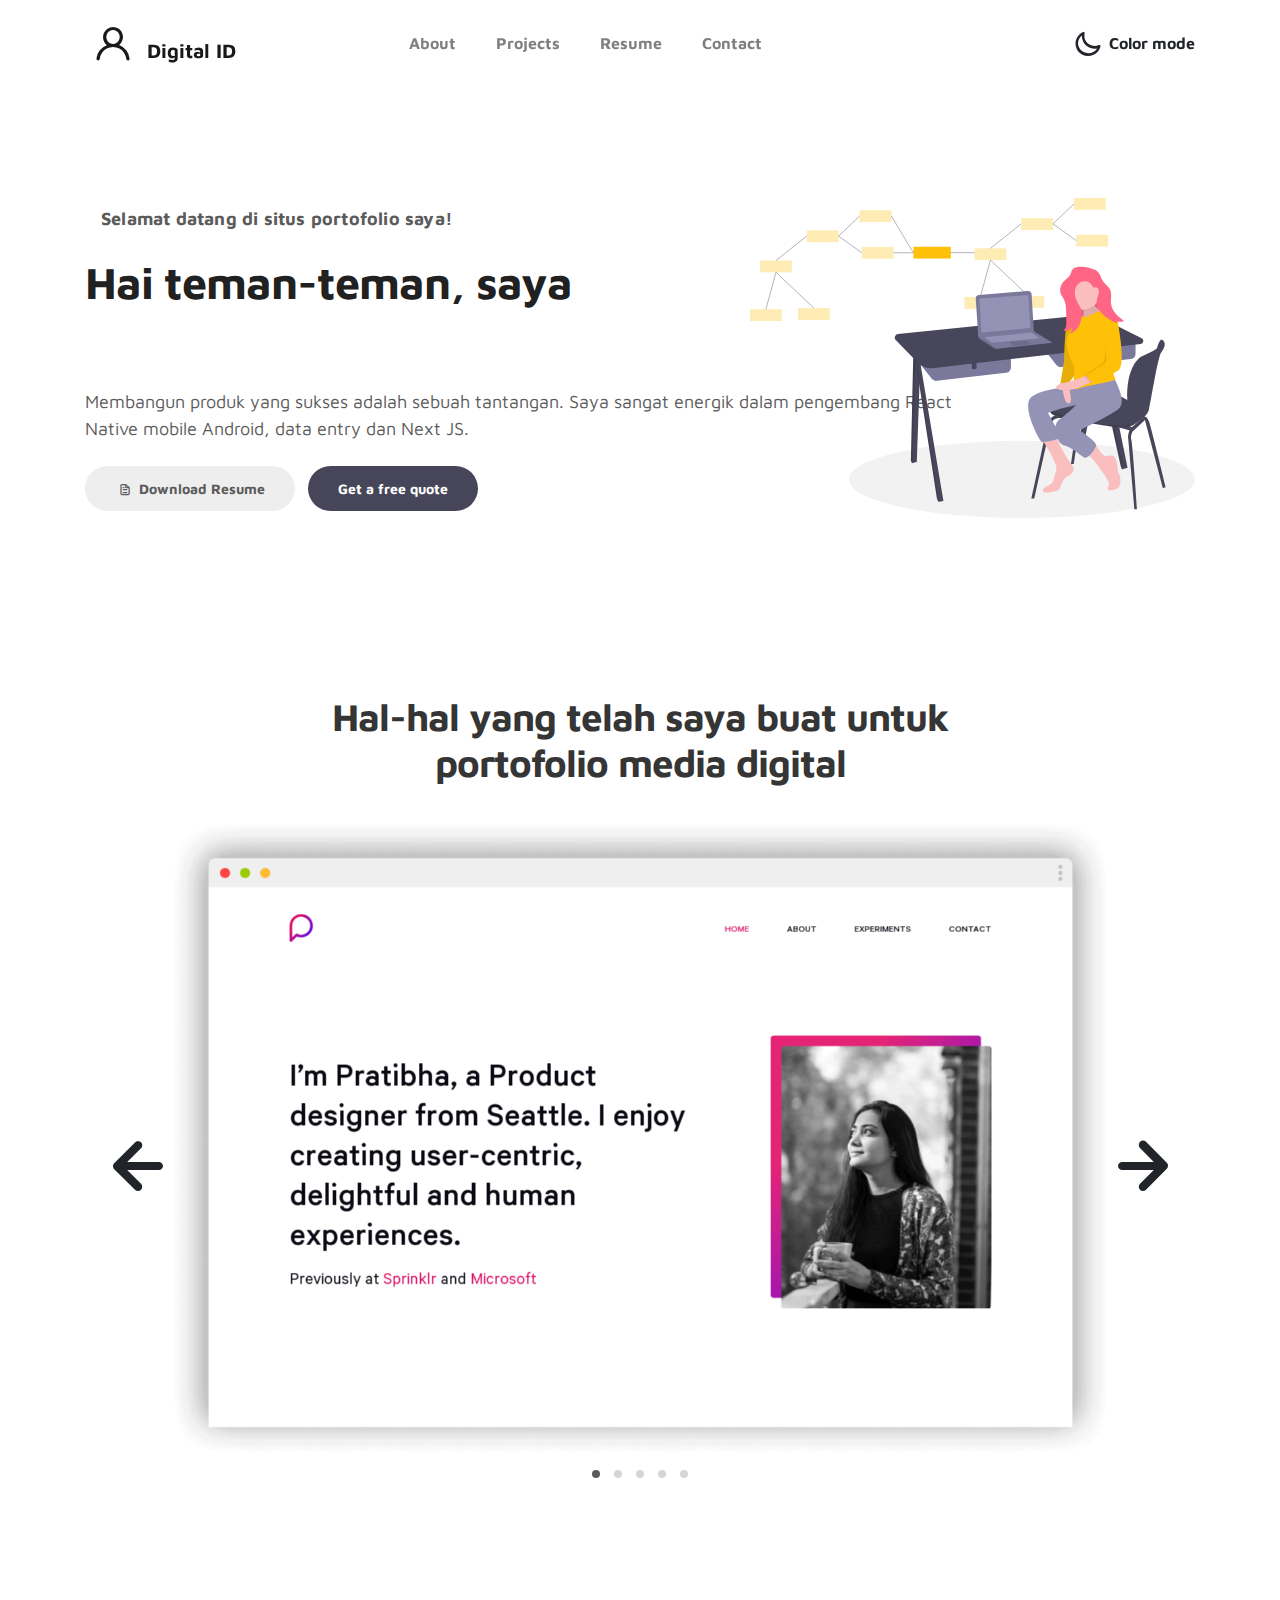
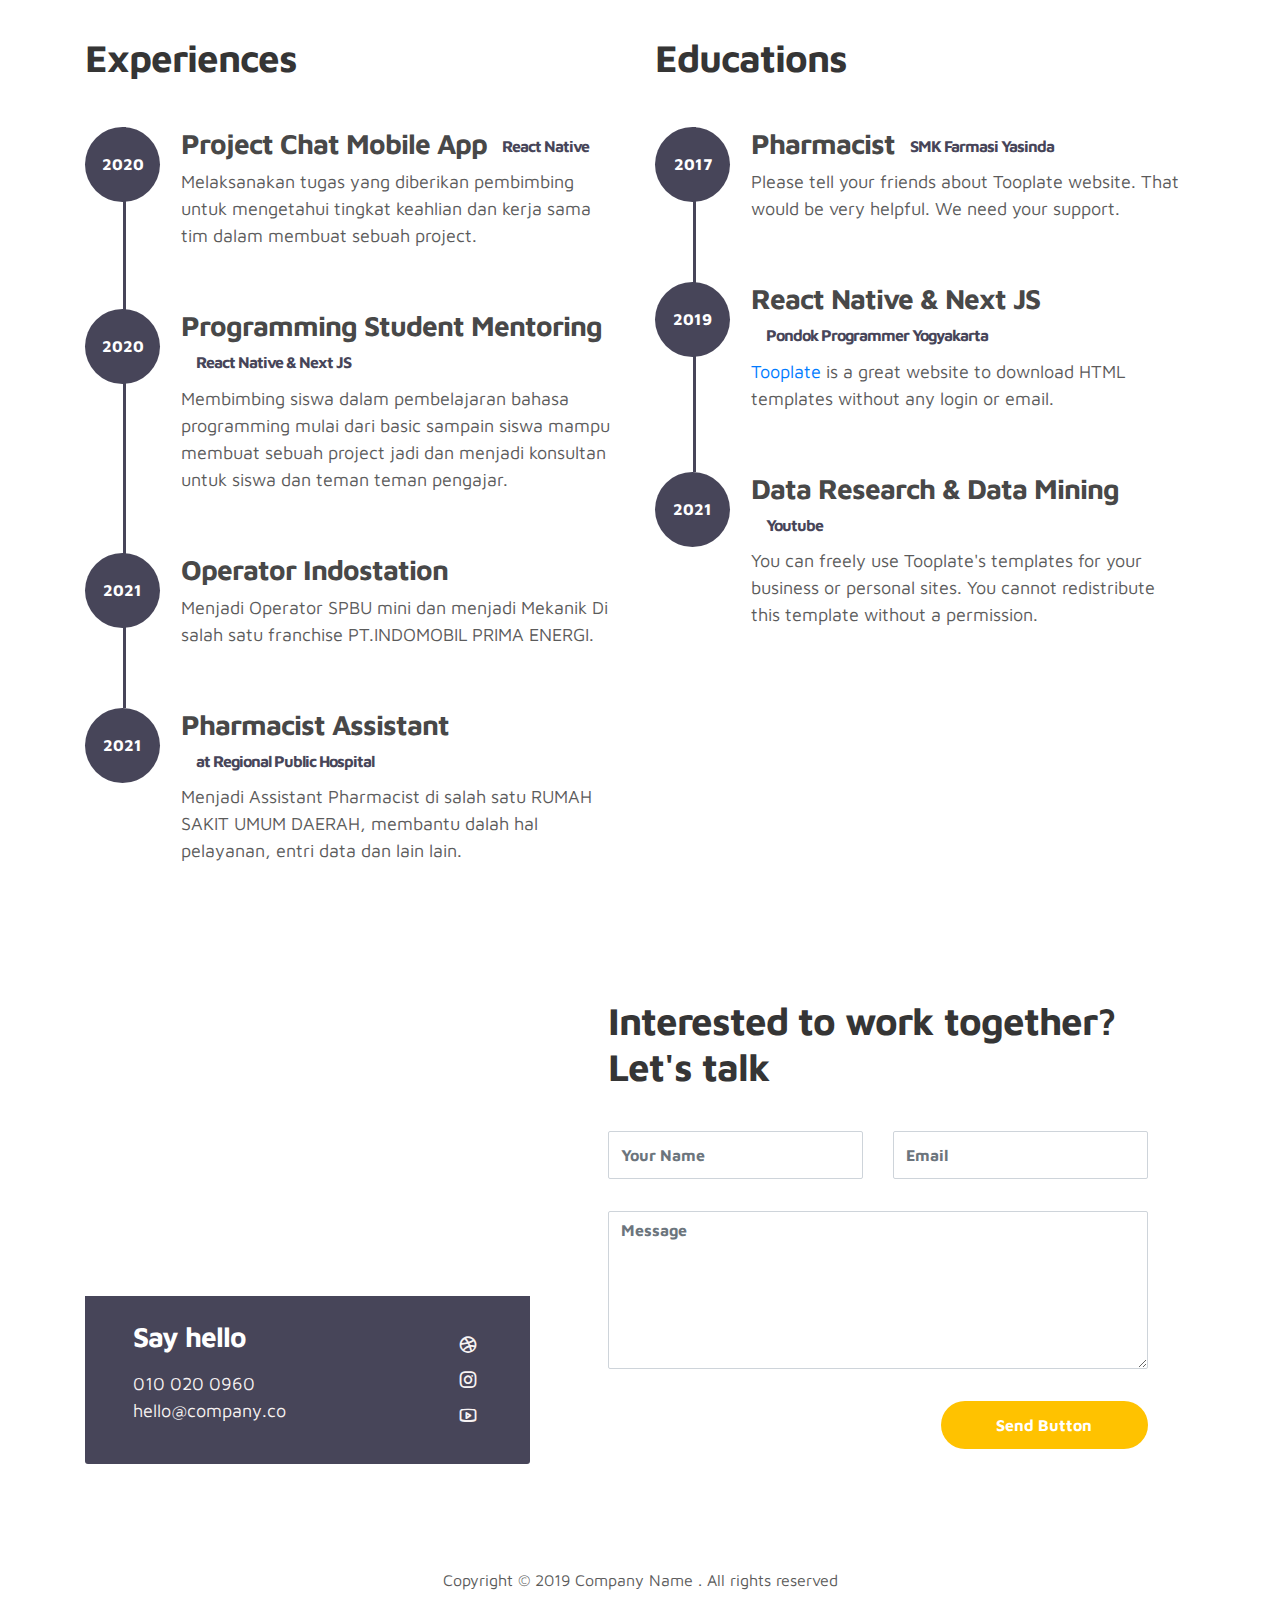
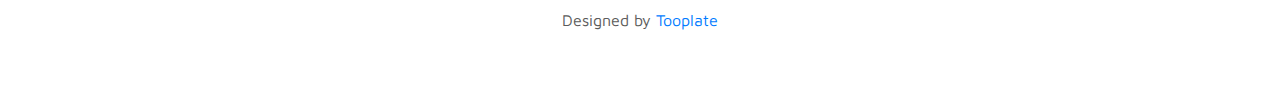
<file: index.html>
<!doctype html>
<html lang="en">
  <head>
    <meta charset="utf-8">
    <meta name="viewport" content="width=device-width, initial-scale=1, shrink-to-fit=no">
    <meta name="description" content="">
    <meta name="author" content="">

    <title>My Profile</title>

    <link rel="stylesheet" href="css/bootstrap.min.css">
    <link rel="stylesheet" href="css/unicons.css">
    <link rel="stylesheet" href="css/owl.carousel.min.css">
    <link rel="stylesheet" href="css/owl.theme.default.min.css">

    <!-- MAIN STYLE -->
    <link rel="stylesheet" href="css/tooplate-style.css">
    
<!--

Tooplate 2115 Marvel

https://www.tooplate.com/view/2115-marvel

-->
  </head>
  <body>

    <!-- MENU -->
    <nav class="navbar navbar-expand-sm navbar-light">
        <div class="container">
            <a class="navbar-brand" href="index.html"><i class='uil uil-user'></i> Digital ID</a>

            <button class="navbar-toggler" type="button" data-toggle="collapse" data-target="#navbarNav" aria-controls="navbarNav" aria-expanded="false"
                aria-label="Toggle navigation">
                <span class="navbar-toggler-icon"></span>
                <span class="navbar-toggler-icon"></span>
                <span class="navbar-toggler-icon"></span>
            </button>

            <div class="collapse navbar-collapse" id="navbarNav">
                <ul class="navbar-nav mx-auto">
                    <li class="nav-item">
                        <a href="#about" class="nav-link"><span data-hover="About">About</span></a>
                    </li>
                    <li class="nav-item">
                        <a href="#project" class="nav-link"><span data-hover="Projects">Projects</span></a>
                    </li>
                    <li class="nav-item">
                        <a href="/2115_marvel/home.html" class="nav-link"><span data-hover="Resume">Resume</span></a>
                    </li>
                    <li class="nav-item">
                        <a href="#contact" class="nav-link"><span data-hover="Contact">Contact</span></a>
                    </li>
                </ul>

                <ul class="navbar-nav ml-lg-auto">
                    <div class="ml-lg-4">
                      <div class="color-mode d-lg-flex justify-content-center align-items-center">
                        <i class="color-mode-icon"></i>
                        Color mode
                      </div>
                    </div>
                </ul>
            </div>
        </div>
    </nav>

    <!-- ABOUT -->
    <section class="about full-screen d-lg-flex justify-content-center align-items-center" id="about">
        <div class="container">
            <div class="row">
                
                <div class="col-lg-7 col-md-12 col-12 d-flex align-items-center">
                    <div class="about-text">
                        <small class="small-text">Selamat datang di <span class="mobile-block">situs portofolio saya!</span></small>
                        <h1 class="animated animated-text">
                            <span class="mr-1">Hai teman-teman, saya</span>
                                <div class="animated-info">
                                    <span class="animated-item">Rizqan Ramadhani Fithrian</span>
                                    <span class="animated-item">Mobile App Developer</span>
                                    <span class="animated-item">Website App Developer</span>
                                    <span class="animated-item">Data Entry</span>
                                    <span class="animated-item">Data Mining</span>
                                    <span class="animated-item">Data Research</span>
                                </div>
                        </h1>

                        <p>Membangun produk yang sukses adalah sebuah tantangan. Saya sangat energik dalam pengembang React Native mobile Android, data entry dan Next JS.</p>
                        
                        <div class="custom-btn-group mt-4">
                          <a href="#" class="btn mr-lg-2 custom-btn"><i class='uil uil-file-alt'></i> Download Resume</a>
                          <a href="#contact" class="btn custom-btn custom-btn-bg custom-btn-link">Get a free quote</a>
                        </div>
                    </div>
                </div>

                <div class="col-lg-5 col-md-12 col-12 img">
                    <div class="about-image svg">
                        <img src="images/undraw/undraw_software_engineer_lvl5.svg" class="img-fluid" alt="svg image">
                    </div>
                </div>

            </div>
        </div>
    </section>

    <!-- PROJECTS -->
    <section class="project py-5" id="project">
        <div class="container">
              <script>
                  const onPress = () => {
                    location.href='project1.html'
                  }
              </script>
                <div class="row">
                  <div class="col-lg-11 text-center mx-auto col-12">

                      <div class="col-lg-8 mx-auto">
                        <h2>Hal-hal yang telah saya buat untuk portofolio media digital</h2>
                      </div>

                      <div id="menu" class="owl-carousel owl-theme">
                        <div class="item">
                          <div onclick="onPress()" class="project-info">
                            <img src="images/project/project-image01.png" class="img-fluid" alt="project image">
                          </div>
                        </div>

                        <div class="item">
                          <div class="project-info">
                            <img src="images/project/project-image02.png" class="img-fluid" alt="project image">
                          </div>
                        </div>

                        <div class="item">
                          <div class="project-info">
                            <img src="images/project/project-image03.png" class="img-fluid" alt="project image">
                          </div>
                        </div>

                        <div class="item">
                          <div class="project-info">
                            <img src="images/project/project-image04.png" class="img-fluid" alt="project image">
                          </div>
                        </div>

                        <div class="item">
                          <div class="project-info">
                            <img src="images/project/project-image05.png" class="img-fluid" alt="project image">
                          </div>
                        </div>
                      </div>

                  </div>
                </div>
        </div>
    </section>

    <!-- FEATURES -->
    <section class="resume py-5 d-lg-flex justify-content-center align-items-center" id="resume">
        <div class="container">
            <div class="row">

                <div class="col-lg-6 col-12">
                  <h2 class="mb-4">Experiences</h2>

                    <div class="timeline">
                        <div class="timeline-wrapper">
                             <div class="timeline-yr">
                                  <span>2020</span>
                             </div>
                             <div class="timeline-info">
                                  <h3><span>Project Chat Mobile App</span><small>React Native</small></h3>
                                  <p>Melaksanakan tugas yang diberikan pembimbing untuk mengetahui tingkat keahlian dan kerja sama tim dalam membuat sebuah project.</p>
                             </div>
                        </div>

                        <div class="timeline-wrapper">
                            <div class="timeline-yr">
                                <span>2020</span>
                            </div>
                            <div class="timeline-info">
                                <h3><span>Programming Student Mentoring</span><small>React Native & Next JS</small></h3>
                                <p>Membimbing siswa dalam pembelajaran bahasa programming mulai dari basic sampain siswa mampu membuat sebuah project jadi dan menjadi konsultan untuk siswa dan teman teman pengajar.  </p>
                            </div>
                        </div>

                        <div class="timeline-wrapper">
                            <div class="timeline-yr">
                                <span>2021</span>
                            </div>
                            <div class="timeline-info">
                                <h3><span>Operator Indostation</span></h3>
                                <p>Menjadi Operator SPBU mini dan menjadi Mekanik Di salah satu franchise PT.INDOMOBIL PRIMA ENERGI.</p>
                            </div>
                        </div>
                        
                        <div class="timeline-wrapper">
                            <div class="timeline-yr">
                                <span>2021</span>
                            </div>
                            <div class="timeline-info">
                                <h3><span>Pharmacist Assistant<small>at Regional Public Hospital</small></h3>
                                <p>Menjadi Assistant Pharmacist di salah satu RUMAH SAKIT UMUM DAERAH, membantu dalah hal pelayanan, entri data dan lain lain.</p>
                            </div>
                        </div>

                    </div>
                </div>

                <div class="col-lg-6 col-12">
                  <h2 class="mb-4 mobile-mt-2">Educations</h2>

                    <div class="timeline">
                        <div class="timeline-wrapper">
                             <div class="timeline-yr">
                                  <span>2017</span>
                             </div>
                             <div class="timeline-info">
                                  <h3><span>Pharmacist</span><small>SMK Farmasi Yasinda</small></h3>
                                  <p>Please tell your friends about Tooplate website. That would be very helpful. We need your support.</p>
                             </div>
                        </div>

                        <div class="timeline-wrapper">
                            <div class="timeline-yr">
                                <span>2019</span>
                            </div>
                            <div class="timeline-info">
                                <h3><span>React Native & Next JS</span><small>Pondok Programmer Yogyakarta</small></h3>
                                <p><a rel="nofollow" href="https://www.facebook.com/tooplate">Tooplate</a> is a great website to download HTML templates without any login or email.</p>
                            </div>
                        </div>
                        
                        <div class="timeline-wrapper">
                            <div class="timeline-yr">
                                <span>2021</span>
                            </div>
                            <div class="timeline-info">
                                <h3><span>Data Research & Data Mining</span><small>Youtube</small></h3>
                                <p>You can freely use Tooplate's templates for your business or personal sites. You cannot redistribute this template without a permission.</p>
                            </div>
                        </div>

                    </div>
                </div>
                
            </div>
        </div>
    </section>

    <!-- CONTACT -->
    <section class="contact py-5" id="contact">
      <div class="container">
        <div class="row">
          
          <div class="col-lg-5 mr-lg-5 col-12">
            <div class="google-map w-100">
              <iframe src="https://www.google.com/maps/embed?pb=!1m18!1m12!1m3!1d12088.558402180099!2d-73.99373482142036!3d40.75895421922642!2m3!1f0!2f0!3f0!3m2!1i1024!2i768!4f13.1!3m3!1m2!1s0x89c25855b8fb3083%3A0xa0f9aef176042a5c!2sTheater+District%2C+New+York%2C+NY%2C+USA!5e0!3m2!1sen!2smm!4v1549875377188" width="400" height="300" frameborder="0" style="border:0" allowfullscreen></iframe>
            </div>

            <div class="contact-info d-flex justify-content-between align-items-center py-4 px-lg-5">
                <div class="contact-info-item">
                  <h3 class="mb-3 text-white">Say hello</h3>
                  <p class="footer-text mb-0">010 020 0960</p>
                  <p><a href="mailto:hello@company.co">hello@company.co</a></p>
                </div>

                <ul class="social-links">
                     <li><a href="#" class="uil uil-dribbble" data-toggle="tooltip" data-placement="left" title="Dribbble"></a></li>
                     <li><a href="#" class="uil uil-instagram" data-toggle="tooltip" data-placement="left" title="Instagram"></a></li>
                     <li><a href="#" class="uil uil-youtube" data-toggle="tooltip" data-placement="left" title="Youtube"></a></li>
                </ul>
            </div>
          </div>

          <div class="col-lg-6 col-12">
            <div class="contact-form">
              <h2 class="mb-4">Interested to work together? Let's talk</h2>

              <form action="" method="get">
                <div class="row">
                  <div class="col-lg-6 col-12">
                    <input type="text" class="form-control" name="name" placeholder="Your Name" id="name">
                  </div>

                  <div class="col-lg-6 col-12">
                    <input type="email" class="form-control" name="email" placeholder="Email" id="email">
                  </div>

                  <div class="col-12">
                    <textarea name="message" rows="6" class="form-control" id="message" placeholder="Message"></textarea>
                  </div>

                  <div class="ml-lg-auto col-lg-5 col-12">
                    <input type="submit" class="form-control submit-btn" value="Send Button">
                  </div>
                </div>
              </form>
            </div>
          </div>

        </div>
      </div>
    </section>

    <!-- FOOTER -->
     <footer class="footer py-5">
          <div class="container">
               <div class="row">

                    <div class="col-lg-12 col-12">                                
                        <p class="copyright-text text-center">Copyright &copy; 2019 Company Name . All rights reserved</p>
                        <p class="copyright-text text-center">Designed by <a rel="nofollow" href="https://www.facebook.com/tooplate">Tooplate</a></p>
                    </div>
                    
               </div>
          </div>
     </footer>

    <script src="js/jquery-3.3.1.min.js"></script>
    <script src="js/popper.min.js"></script>
    <script src="js/bootstrap.min.js"></script>
    <script src="js/Headroom.js"></script>
    <script src="js/jQuery.headroom.js"></script>
    <script src="js/owl.carousel.min.js"></script>
    <script src="js/smoothscroll.js"></script>
    <script src="js/custom.js"></script>

  </body>
</html>
</file>
<file: css/unicons.css>
@font-face {
  font-family: 'unicons';
  src: url('../font/unicons.eot?42479262');
  src: url('../font/unicons.eot?42479262#iefix') format('embedded-opentype'),
       url('../font/unicons.woff2?42479262') format('woff2'),
       url('../font/unicons.woff?42479262') format('woff'),
       url('../font/unicons.ttf?42479262') format('truetype'),
       url('../font/unicons.svg?42479262#unicons') format('svg');
  font-weight: normal;
  font-style: normal;
}
/* Chrome hack: SVG is rendered more smooth in Windozze. 100% magic, uncomment if you need it. */
/* Note, that will break hinting! In other OS-es font will be not as sharp as it could be */
/*
@media screen and (-webkit-min-device-pixel-ratio:0) {
  @font-face {
    font-family: 'unicons';
    src: url('../font/unicons.svg?42479262#unicons') format('svg');
  }
}
*/
 
 [class^="uil-"]:before, [class*=" uil-"]:before {
  font-family: "unicons";
  font-style: normal;
  font-weight: normal;
  speak: none;
 
  display: inline-block;
  text-decoration: inherit;
  width: 1em;
  margin-right: .2em;
  text-align: center;
  /* opacity: .8; */
 
  /* For safety - reset parent styles, that can break glyph codes*/
  font-variant: normal;
  text-transform: none;
 
  /* fix buttons height, for twitter bootstrap */
  line-height: 1em;
 
  /* Animation center compensation - margins should be symmetric */
  /* remove if not needed */
  margin-left: .2em;
 
  /* you can be more comfortable with increased icons size */
  /* font-size: 120%; */
 
  /* Font smoothing. That was taken from TWBS */
  -webkit-font-smoothing: antialiased;
  -moz-osx-font-smoothing: grayscale;
 
  /* Uncomment for 3D effect */
  /* text-shadow: 1px 1px 1px rgba(127, 127, 127, 0.3); */
}
 
.uil-abacus:before { content: '\e800'; } /* '' */
.uil-accessible-icon-alt:before { content: '\e801'; } /* '' */
.uil-adjust-alt:before { content: '\e802'; } /* '' */
.uil-adjust-circle:before { content: '\e803'; } /* '' */
.uil-adjust-half:before { content: '\e804'; } /* '' */
.uil-adjust:before { content: '\e805'; } /* '' */
.uil-airplay:before { content: '\e806'; } /* '' */
.uil-align-alt:before { content: '\e807'; } /* '' */
.uil-align-center-alt:before { content: '\e808'; } /* '' */
.uil-align-center-h:before { content: '\e809'; } /* '' */
.uil-align-center-justify:before { content: '\e80a'; } /* '' */
.uil-align-center-v:before { content: '\e80b'; } /* '' */
.uil-align-center:before { content: '\e80c'; } /* '' */
.uil-align-justify:before { content: '\e80d'; } /* '' */
.uil-align-left-justify:before { content: '\e80e'; } /* '' */
.uil-align-left:before { content: '\e80f'; } /* '' */
.uil-align-letter-right:before { content: '\e810'; } /* '' */
.uil-align-right-justify:before { content: '\e811'; } /* '' */
.uil-align-right:before { content: '\e812'; } /* '' */
.uil-align:before { content: '\e813'; } /* '' */
.uil-ambulance:before { content: '\e814'; } /* '' */
.uil-analysis:before { content: '\e815'; } /* '' */
.uil-analytics:before { content: '\e816'; } /* '' */
.uil-anchor:before { content: '\e817'; } /* '' */
.uil-android-phone-slash:before { content: '\e818'; } /* '' */
.uil-angle-double-down:before { content: '\e819'; } /* '' */
.uil-angle-double-left:before { content: '\e81a'; } /* '' */
.uil-angle-double-right:before { content: '\e81b'; } /* '' */
.uil-angle-double-up:before { content: '\e81c'; } /* '' */
.uil-angle-down:before { content: '\e81d'; } /* '' */
.uil-angle-left:before { content: '\e81e'; } /* '' */
.uil-angle-right-b:before { content: '\e81f'; } /* '' */
.uil-angle-right:before { content: '\e820'; } /* '' */
.uil-angle-up:before { content: '\e821'; } /* '' */
.uil-annoyed-alt:before { content: '\e822'; } /* '' */
.uil-annoyed:before { content: '\e823'; } /* '' */
.uil-apps:before { content: '\e824'; } /* '' */
.uil-archive-alt:before { content: '\e825'; } /* '' */
.uil-archive:before { content: '\e826'; } /* '' */
.uil-arrow-break:before { content: '\e827'; } /* '' */
.uil-arrow-circle-down:before { content: '\e828'; } /* '' */
.uil-arrow-circle-left:before { content: '\e829'; } /* '' */
.uil-arrow-circle-right:before { content: '\e82a'; } /* '' */
.uil-arrow-circle-up:before { content: '\e82b'; } /* '' */
.uil-arrow-compress-h:before { content: '\e82c'; } /* '' */
.uil-arrow-down-left:before { content: '\e82d'; } /* '' */
.uil-arrow-down-right:before { content: '\e82e'; } /* '' */
.uil-arrow-down:before { content: '\e82f'; } /* '' */
.uil-arrow-from-right:before { content: '\e830'; } /* '' */
.uil-arrow-from-top:before { content: '\e831'; } /* '' */
.uil-arrow-growth:before { content: '\e832'; } /* '' */
.uil-arrow-left:before { content: '\e833'; } /* '' */
.uil-arrow-random:before { content: '\e834'; } /* '' */
.uil-arrow-resize-diagonal:before { content: '\e835'; } /* '' */
.uil-arrow-right:before { content: '\e836'; } /* '' */
.uil-arrow-to-bottom:before { content: '\e837'; } /* '' */
.uil-arrow-to-right:before { content: '\e838'; } /* '' */
.uil-arrow-up-left:before { content: '\e839'; } /* '' */
.uil-arrow-up-right:before { content: '\e83a'; } /* '' */
.uil-arrow-up:before { content: '\e83b'; } /* '' */
.uil-arrows-h-alt:before { content: '\e83c'; } /* '' */
.uil-arrows-h:before { content: '\e83d'; } /* '' */
.uil-arrows-left-down:before { content: '\e83e'; } /* '' */
.uil-arrows-maximize:before { content: '\e83f'; } /* '' */
.uil-arrows-merge:before { content: '\e840'; } /* '' */
.uil-arrows-resize-h:before { content: '\e841'; } /* '' */
.uil-arrows-resize-v:before { content: '\e842'; } /* '' */
.uil-arrows-resize:before { content: '\e843'; } /* '' */
.uil-arrows-right-down:before { content: '\e844'; } /* '' */
.uil-arrows-shrink-h:before { content: '\e845'; } /* '' */
.uil-arrows-shrink-v:before { content: '\e846'; } /* '' */
.uil-arrows-up-right:before { content: '\e847'; } /* '' */
.uil-arrows-v-alt:before { content: '\e848'; } /* '' */
.uil-arrows-v:before { content: '\e849'; } /* '' */
.uil-at:before { content: '\e84a'; } /* '' */
.uil-atm-card:before { content: '\e84b'; } /* '' */
.uil-atom:before { content: '\e84c'; } /* '' */
.uil-auto-flash:before { content: '\e84d'; } /* '' */
.uil-award-alt:before { content: '\e84e'; } /* '' */
.uil-award:before { content: '\e84f'; } /* '' */
.uil-baby-carriage:before { content: '\e850'; } /* '' */
.uil-backpack:before { content: '\e851'; } /* '' */
.uil-backspace:before { content: '\e852'; } /* '' */
.uil-backward:before { content: '\e853'; } /* '' */
.uil-bag-alt:before { content: '\e854'; } /* '' */
.uil-bag-slash:before { content: '\e855'; } /* '' */
.uil-bag:before { content: '\e856'; } /* '' */
.uil-ball:before { content: '\e857'; } /* '' */
.uil-ban:before { content: '\e858'; } /* '' */
.uil-bars:before { content: '\e859'; } /* '' */
.uil-basketball-hoop:before { content: '\e85a'; } /* '' */
.uil-basketball:before { content: '\e85b'; } /* '' */
.uil-battery-bolt:before { content: '\e85c'; } /* '' */
.uil-battery-empty:before { content: '\e85d'; } /* '' */
.uil-bed-double:before { content: '\e85e'; } /* '' */
.uil-bed:before { content: '\e85f'; } /* '' */
.uil-bell-school:before { content: '\e860'; } /* '' */
.uil-bell-slash:before { content: '\e861'; } /* '' */
.uil-bill:before { content: '\e862'; } /* '' */
.uil-bitcoin-circle:before { content: '\e863'; } /* '' */
.uil-bitcoin:before { content: '\e864'; } /* '' */
.uil-bluetooth-b:before { content: '\e865'; } /* '' */
.uil-bolt-alt:before { content: '\e866'; } /* '' */
.uil-bolt-slash:before { content: '\e867'; } /* '' */
.uil-bolt:before { content: '\e868'; } /* '' */
.uil-book-alt:before { content: '\e869'; } /* '' */
.uil-book-medical:before { content: '\e86a'; } /* '' */
.uil-book-open:before { content: '\e86b'; } /* '' */
.uil-book-reader:before { content: '\e86c'; } /* '' */
.uil-book:before { content: '\e86d'; } /* '' */
.uil-bookmark-full:before { content: '\e86e'; } /* '' */
.uil-bookmark:before { content: '\e86f'; } /* '' */
.uil-books:before { content: '\e870'; } /* '' */
.uil-boombox:before { content: '\e871'; } /* '' */
.uil-border-alt:before { content: '\e872'; } /* '' */
.uil-border-bottom:before { content: '\e873'; } /* '' */
.uil-border-clear:before { content: '\e874'; } /* '' */
.uil-border-horizontal:before { content: '\e875'; } /* '' */
.uil-border-inner:before { content: '\e876'; } /* '' */
.uil-border-left:before { content: '\e877'; } /* '' */
.uil-border-out:before { content: '\e878'; } /* '' */
.uil-border-right:before { content: '\e879'; } /* '' */
.uil-border-top:before { content: '\e87a'; } /* '' */
.uil-border-vertical:before { content: '\e87b'; } /* '' */
.uil-box:before { content: '\e87c'; } /* '' */
.uil-briefcase-alt:before { content: '\e87d'; } /* '' */
.uil-briefcase:before { content: '\e87e'; } /* '' */
.uil-bright:before { content: '\e87f'; } /* '' */
.uil-brightness-empty:before { content: '\e880'; } /* '' */
.uil-brightness-half:before { content: '\e881'; } /* '' */
.uil-brightness-low:before { content: '\e882'; } /* '' */
.uil-brightness-minus:before { content: '\e883'; } /* '' */
.uil-brightness-plus:before { content: '\e884'; } /* '' */
.uil-brightness:before { content: '\e885'; } /* '' */
.uil-bring-bottom:before { content: '\e886'; } /* '' */
.uil-bring-front:before { content: '\e887'; } /* '' */
.uil-brush-alt:before { content: '\e888'; } /* '' */
.uil-bug:before { content: '\e889'; } /* '' */
.uil-building:before { content: '\e88a'; } /* '' */
.uil-bullseye:before { content: '\e88b'; } /* '' */
.uil-bus-alt:before { content: '\e88c'; } /* '' */
.uil-bus-school:before { content: '\e88d'; } /* '' */
.uil-bus:before { content: '\e88e'; } /* '' */
.uil-calcualtor:before { content: '\e88f'; } /* '' */
.uil-calculator-alt:before { content: '\e890'; } /* '' */
.uil-calendar-alt:before { content: '\e891'; } /* '' */
.uil-calendar-slash:before { content: '\e892'; } /* '' */
.uil-calender:before { content: '\e893'; } /* '' */
.uil-calling:before { content: '\e894'; } /* '' */
.uil-camera-plus:before { content: '\e895'; } /* '' */
.uil-camera-slash:before { content: '\e896'; } /* '' */
.uil-camera:before { content: '\e897'; } /* '' */
.uil-cancel:before { content: '\e898'; } /* '' */
.uil-capsule:before { content: '\e899'; } /* '' */
.uil-capture:before { content: '\e89a'; } /* '' */
.uil-car-sideview:before { content: '\e89b'; } /* '' */
.uil-car-slash:before { content: '\e89c'; } /* '' */
.uil-car-wash:before { content: '\e89d'; } /* '' */
.uil-car:before { content: '\e89e'; } /* '' */
.uil-card-atm:before { content: '\e89f'; } /* '' */
.uil-caret-right:before { content: '\e8a0'; } /* '' */
.uil-cart:before { content: '\e8a1'; } /* '' */
.uil-cell:before { content: '\e8a2'; } /* '' */
.uil-celsius:before { content: '\e8a3'; } /* '' */
.uil-chart-bar-alt:before { content: '\e8a4'; } /* '' */
.uil-chart-bar:before { content: '\e8a5'; } /* '' */
.uil-chart-down:before { content: '\e8a6'; } /* '' */
.uil-chart-growth-alt:before { content: '\e8a7'; } /* '' */
.uil-chart-growth:before { content: '\e8a8'; } /* '' */
.uil-chart-line:before { content: '\e8a9'; } /* '' */
.uil-chart-pie-alt:before { content: '\e8aa'; } /* '' */
.uil-chart-pie:before { content: '\e8ab'; } /* '' */
.uil-chart:before { content: '\e8ac'; } /* '' */
.uil-chat-bubble-user:before { content: '\e8ad'; } /* '' */
.uil-chat-info:before { content: '\e8ae'; } /* '' */
.uil-chat:before { content: '\e8af'; } /* '' */
.uil-check-circle:before { content: '\e8b0'; } /* '' */
.uil-check-square:before { content: '\e8b1'; } /* '' */
.uil-check:before { content: '\e8b2'; } /* '' */
.uil-circle-layer:before { content: '\e8b3'; } /* '' */
.uil-circle:before { content: '\e8b4'; } /* '' */
.uil-circuit:before { content: '\e8b5'; } /* '' */
.uil-clapper-board:before { content: '\e8b6'; } /* '' */
.uil-clipboard-alt:before { content: '\e8b7'; } /* '' */
.uil-clipboard-blank:before { content: '\e8b8'; } /* '' */
.uil-clipboard-notes:before { content: '\e8b9'; } /* '' */
.uil-clipboard:before { content: '\e8ba'; } /* '' */
.uil-clock-eight:before { content: '\e8bb'; } /* '' */
.uil-clock-five:before { content: '\e8bc'; } /* '' */
.uil-clock-nine:before { content: '\e8bd'; } /* '' */
.uil-clock-seven:before { content: '\e8be'; } /* '' */
.uil-clock-ten:before { content: '\e8bf'; } /* '' */
.uil-clock-three:before { content: '\e8c0'; } /* '' */
.uil-clock-two:before { content: '\e8c1'; } /* '' */
.uil-clock:before { content: '\e8c2'; } /* '' */
.uil-closed-captioning:before { content: '\e8c3'; } /* '' */
.uil-cloud-block:before { content: '\e8c4'; } /* '' */
.uil-cloud-bookmark:before { content: '\e8c5'; } /* '' */
.uil-cloud-check:before { content: '\e8c6'; } /* '' */
.uil-cloud-computing:before { content: '\e8c7'; } /* '' */
.uil-cloud-data-connection:before { content: '\e8c8'; } /* '' */
.uil-cloud-database-tree:before { content: '\e8c9'; } /* '' */
.uil-cloud-download:before { content: '\e8ca'; } /* '' */
.uil-cloud-drizzle:before { content: '\e8cb'; } /* '' */
.uil-cloud-exclamation:before { content: '\e8cc'; } /* '' */
.uil-cloud-hail:before { content: '\e8cd'; } /* '' */
.uil-cloud-heart:before { content: '\e8ce'; } /* '' */
.uil-cloud-info:before { content: '\e8cf'; } /* '' */
.uil-cloud-lock:before { content: '\e8d0'; } /* '' */
.uil-cloud-meatball:before { content: '\e8d1'; } /* '' */
.uil-cloud-moon-hail:before { content: '\e8d2'; } /* '' */
.uil-cloud-moon-meatball:before { content: '\e8d3'; } /* '' */
.uil-cloud-moon-rain:before { content: '\e8d4'; } /* '' */
.uil-cloud-moon-showers:before { content: '\e8d5'; } /* '' */
.uil-cloud-moon:before { content: '\e8d6'; } /* '' */
.uil-cloud-question:before { content: '\e8d7'; } /* '' */
.uil-cloud-rain-sun:before { content: '\e8d8'; } /* '' */
.uil-cloud-rain:before { content: '\e8d9'; } /* '' */
.uil-cloud-redo:before { content: '\e8da'; } /* '' */
.uil-cloud-set:before { content: '\e8db'; } /* '' */
.uil-cloud-share:before { content: '\e8dc'; } /* '' */
.uil-cloud-shield:before { content: '\e8dd'; } /* '' */
.uil-cloud-showers-alt:before { content: '\e8de'; } /* '' */
.uil-cloud-showers-heavy:before { content: '\e8df'; } /* '' */
.uil-cloud-showers:before { content: '\e8e0'; } /* '' */
.uil-cloud-slash:before { content: '\e8e1'; } /* '' */
.uil-cloud-sun-hail:before { content: '\e8e2'; } /* '' */
.uil-cloud-sun-meatball:before { content: '\e8e3'; } /* '' */
.uil-cloud-sun-rain-alt:before { content: '\e8e4'; } /* '' */
.uil-cloud-sun-rain:before { content: '\e8e5'; } /* '' */
.uil-cloud-sun-tear:before { content: '\e8e6'; } /* '' */
.uil-cloud-sun:before { content: '\e8e7'; } /* '' */
.uil-cloud-times:before { content: '\e8e8'; } /* '' */
.uil-cloud-unlock:before { content: '\e8e9'; } /* '' */
.uil-cloud-upload:before { content: '\e8ea'; } /* '' */
.uil-cloud-wifi:before { content: '\e8eb'; } /* '' */
.uil-cloud-wind:before { content: '\e8ec'; } /* '' */
.uil-cloud:before { content: '\e8ed'; } /* '' */
.uil-clouds:before { content: '\e8ee'; } /* '' */
.uil-club:before { content: '\e8ef'; } /* '' */
.uil-code:before { content: '\e8f0'; } /* '' */
.uil-coffee:before { content: '\e8f1'; } /* '' */
.uil-cog:before { content: '\e8f2'; } /* '' */
.uil-coins:before { content: '\e8f3'; } /* '' */
.uil-columns:before { content: '\e8f4'; } /* '' */
.uil-comment-alt-block:before { content: '\e8f5'; } /* '' */
.uil-comment-alt-chart-lines:before { content: '\e8f6'; } /* '' */
.uil-comment-alt-check:before { content: '\e8f7'; } /* '' */
.uil-comment-alt-dots:before { content: '\e8f8'; } /* '' */
.uil-comment-alt-download:before { content: '\e8f9'; } /* '' */
.uil-comment-alt-edit:before { content: '\e8fa'; } /* '' */
.uil-comment-alt-exclamation:before { content: '\e8fb'; } /* '' */
.uil-comment-alt-heart:before { content: '\e8fc'; } /* '' */
.uil-comment-alt-image:before { content: '\e8fd'; } /* '' */
.uil-comment-alt-info:before { content: '\e8fe'; } /* '' */
.uil-comment-alt-lines:before { content: '\e8ff'; } /* '' */
.uil-comment-alt-lock:before { content: '\e900'; } /* '' */
.uil-comment-alt-medical:before { content: '\e901'; } /* '' */
.uil-comment-alt-message:before { content: '\e902'; } /* '' */
.uil-comment-alt-notes:before { content: '\e903'; } /* '' */
.uil-comment-alt-plus:before { content: '\e904'; } /* '' */
.uil-comment-alt-question:before { content: '\e905'; } /* '' */
.uil-comment-alt-redo:before { content: '\e906'; } /* '' */
.uil-comment-alt-search:before { content: '\e907'; } /* '' */
.uil-comment-alt-share:before { content: '\e908'; } /* '' */
.uil-comment-alt-shield:before { content: '\e909'; } /* '' */
.uil-comment-alt-upload:before { content: '\e90a'; } /* '' */
.uil-comment-alt-verify:before { content: '\e90b'; } /* '' */
.uil-comment-alt:before { content: '\e90c'; } /* '' */
.uil-comment-block:before { content: '\e90d'; } /* '' */
.uil-comment-chart-line:before { content: '\e90e'; } /* '' */
.uil-comment-check:before { content: '\e90f'; } /* '' */
.uil-comment-dots:before { content: '\e910'; } /* '' */
.uil-comment-download:before { content: '\e911'; } /* '' */
.uil-comment-edit:before { content: '\e912'; } /* '' */
.uil-comment-exclamation:before { content: '\e913'; } /* '' */
.uil-comment-heart:before { content: '\e914'; } /* '' */
.uil-comment-image:before { content: '\e915'; } /* '' */
.uil-comment-info-alt:before { content: '\e916'; } /* '' */
.uil-comment-info:before { content: '\e917'; } /* '' */
.uil-comment-lines:before { content: '\e918'; } /* '' */
.uil-comment-lock:before { content: '\e919'; } /* '' */
.uil-comment-medical:before { content: '\e91a'; } /* '' */
.uil-comment-message:before { content: '\e91b'; } /* '' */
.uil-comment-notes:before { content: '\e91c'; } /* '' */
.uil-comment-plus:before { content: '\e91d'; } /* '' */
.uil-comment-question:before { content: '\e91e'; } /* '' */
.uil-comment-redo:before { content: '\e91f'; } /* '' */
.uil-comment-search:before { content: '\e920'; } /* '' */
.uil-comment-share:before { content: '\e921'; } /* '' */
.uil-comment-shield:before { content: '\e922'; } /* '' */
.uil-comment-slash:before { content: '\e923'; } /* '' */
.uil-comment-upload:before { content: '\e924'; } /* '' */
.uil-comment-verify:before { content: '\e925'; } /* '' */
.uil-comment:before { content: '\e926'; } /* '' */
.uil-comments-alt:before { content: '\e927'; } /* '' */
.uil-comments:before { content: '\e928'; } /* '' */
.uil-commnet-alt-slash:before { content: '\e929'; } /* '' */
.uil-compact-disc:before { content: '\e92a'; } /* '' */
.uil-compass:before { content: '\e92b'; } /* '' */
.uil-compress-alt-left:before { content: '\e92c'; } /* '' */
.uil-compress-alt:before { content: '\e92d'; } /* '' */
.uil-compress-arrows:before { content: '\e92e'; } /* '' */
.uil-compress-lines:before { content: '\e92f'; } /* '' */
.uil-compress-point:before { content: '\e930'; } /* '' */
.uil-compress-v:before { content: '\e931'; } /* '' */
.uil-compress:before { content: '\e932'; } /* '' */
.uil-computer-mouse:before { content: '\e933'; } /* '' */
.uil-confused:before { content: '\e934'; } /* '' */
.uil-constructor:before { content: '\e935'; } /* '' */
.uil-copy-alt:before { content: '\e936'; } /* '' */
.uil-copy-landscape:before { content: '\e937'; } /* '' */
.uil-copy:before { content: '\e938'; } /* '' */
.uil-copyright:before { content: '\e939'; } /* '' */
.uil-corner-down-left:before { content: '\e93a'; } /* '' */
.uil-corner-down-right-alt:before { content: '\e93b'; } /* '' */
.uil-corner-down-right:before { content: '\e93c'; } /* '' */
.uil-corner-left-down:before { content: '\e93d'; } /* '' */
.uil-corner-right-down:before { content: '\e93e'; } /* '' */
.uil-corner-up-left-alt:before { content: '\e93f'; } /* '' */
.uil-corner-up-left:before { content: '\e940'; } /* '' */
.uil-corner-up-right-alt:before { content: '\e941'; } /* '' */
.uil-corner-up-right:before { content: '\e942'; } /* '' */
.uil-creative-commons-pd-alt:before { content: '\e943'; } /* '' */
.uil-creative-commons-pd:before { content: '\e944'; } /* '' */
.uil-crockery:before { content: '\e945'; } /* '' */
.uil-crop-alt-rotate-left:before { content: '\e946'; } /* '' */
.uil-crop-alt-rotate-right:before { content: '\e947'; } /* '' */
.uil-crop-alt:before { content: '\e948'; } /* '' */
.uil-crosshair-alt:before { content: '\e949'; } /* '' */
.uil-crosshair:before { content: '\e94a'; } /* '' */
.uil-crosshairs:before { content: '\e94b'; } /* '' */
.uil-cube:before { content: '\e94c'; } /* '' */
.uil-data-sharing:before { content: '\e94d'; } /* '' */
.uil-database-alt:before { content: '\e94e'; } /* '' */
.uil-database:before { content: '\e94f'; } /* '' */
.uil-desert:before { content: '\e950'; } /* '' */
.uil-desktop-alt-slash:before { content: '\e951'; } /* '' */
.uil-desktop-alt:before { content: '\e952'; } /* '' */
.uil-desktop-cloud-alt:before { content: '\e953'; } /* '' */
.uil-desktop-slash:before { content: '\e954'; } /* '' */
.uil-desktop:before { content: '\e955'; } /* '' */
.uil-dialpad-alt:before { content: '\e956'; } /* '' */
.uil-dialpad:before { content: '\e957'; } /* '' */
.uil-diamond:before { content: '\e958'; } /* '' */
.uil-diary-alt:before { content: '\e959'; } /* '' */
.uil-diary:before { content: '\e95a'; } /* '' */
.uil-dice-five:before { content: '\e95b'; } /* '' */
.uil-dice-four:before { content: '\e95c'; } /* '' */
.uil-dice-one:before { content: '\e95d'; } /* '' */
.uil-dice-six:before { content: '\e95e'; } /* '' */
.uil-dice-three:before { content: '\e95f'; } /* '' */
.uil-dice-two:before { content: '\e960'; } /* '' */
.uil-direction:before { content: '\e961'; } /* '' */
.uil-directions:before { content: '\e962'; } /* '' */
.uil-dizzy-meh:before { content: '\e963'; } /* '' */
.uil-dna:before { content: '\e964'; } /* '' */
.uil-document-layout-center:before { content: '\e965'; } /* '' */
.uil-document-layout-left:before { content: '\e966'; } /* '' */
.uil-document-layout-right:before { content: '\e967'; } /* '' */
.uil-document:before { content: '\e968'; } /* '' */
.uil-dollar-alt:before { content: '\e969'; } /* '' */
.uil-dollar-sign-alt:before { content: '\e96a'; } /* '' */
.uil-dollar-sign:before { content: '\e96b'; } /* '' */
.uil-down-arrow:before { content: '\e96c'; } /* '' */
.uil-download-alt:before { content: '\e96d'; } /* '' */
.uil-dribbble:before { content: '\e96e'; } /* '' */
.uil-drill:before { content: '\e96f'; } /* '' */
.uil-dropbox:before { content: '\e970'; } /* '' */
.uil-dumbbell:before { content: '\e971'; } /* '' */
.uil-edit-alt:before { content: '\e972'; } /* '' */
.uil-edit:before { content: '\e973'; } /* '' */
.uil-ellipsis-h:before { content: '\e974'; } /* '' */
.uil-ellipsis-v:before { content: '\e975'; } /* '' */
.uil-emoji:before { content: '\e976'; } /* '' */
.uil-enter:before { content: '\e977'; } /* '' */
.uil-entry:before { content: '\e978'; } /* '' */
.uil-envelope-add:before { content: '\e979'; } /* '' */
.uil-envelope-alt:before { content: '\e97a'; } /* '' */
.uil-envelope-block:before { content: '\e97b'; } /* '' */
.uil-envelope-bookmark:before { content: '\e97c'; } /* '' */
.uil-envelope-check:before { content: '\e97d'; } /* '' */
.uil-envelope-download-alt:before { content: '\e97e'; } /* '' */
.uil-envelope-download:before { content: '\e97f'; } /* '' */
.uil-envelope-edit:before { content: '\e980'; } /* '' */
.uil-envelope-exclamation:before { content: '\e981'; } /* '' */
.uil-envelope-heart:before { content: '\e982'; } /* '' */
.uil-envelope-info:before { content: '\e983'; } /* '' */
.uil-envelope-lock:before { content: '\e984'; } /* '' */
.uil-envelope-minus:before { content: '\e985'; } /* '' */
.uil-envelope-open:before { content: '\e986'; } /* '' */
.uil-envelope-question:before { content: '\e987'; } /* '' */
.uil-envelope-receive:before { content: '\e988'; } /* '' */
.uil-envelope-redo:before { content: '\e989'; } /* '' */
.uil-envelope-search:before { content: '\e98a'; } /* '' */
.uil-envelope-send:before { content: '\e98b'; } /* '' */
.uil-envelope-share:before { content: '\e98c'; } /* '' */
.uil-envelope-shield:before { content: '\e98d'; } /* '' */
.uil-envelope-star:before { content: '\e98e'; } /* '' */
.uil-envelope-times:before { content: '\e98f'; } /* '' */
.uil-envelope-upload-alt:before { content: '\e990'; } /* '' */
.uil-envelope-upload:before { content: '\e991'; } /* '' */
.uil-envelope:before { content: '\e992'; } /* '' */
.uil-envelopes:before { content: '\e993'; } /* '' */
.uil-equal-circle:before { content: '\e994'; } /* '' */
.uil-euro-circle:before { content: '\e995'; } /* '' */
.uil-euro:before { content: '\e996'; } /* '' */
.uil-exchange-alt:before { content: '\e997'; } /* '' */
.uil-exchange:before { content: '\e998'; } /* '' */
.uil-exclamation-circle:before { content: '\e999'; } /* '' */
.uil-exclamation-octagon:before { content: '\e99a'; } /* '' */
.uil-exclamation-triangle:before { content: '\e99b'; } /* '' */
.uil-exclude:before { content: '\e99c'; } /* '' */
.uil-exit:before { content: '\e99d'; } /* '' */
.uil-expand-alt:before { content: '\e99e'; } /* '' */
.uil-expand-arrows-alt:before { content: '\e99f'; } /* '' */
.uil-expand-arrows:before { content: '\e9a0'; } /* '' */
.uil-expand-from-corner:before { content: '\e9a1'; } /* '' */
.uil-expand-left:before { content: '\e9a2'; } /* '' */
.uil-export:before { content: '\e9a3'; } /* '' */
.uil-exposure-alt:before { content: '\e9a4'; } /* '' */
.uil-exposure-increase:before { content: '\e9a5'; } /* '' */
.uil-external-link-alt:before { content: '\e9a6'; } /* '' */
.uil-eye-slash:before { content: '\e9a7'; } /* '' */
.uil-eye:before { content: '\e9a8'; } /* '' */
.uil-facebook:before { content: '\e9a9'; } /* '' */
.uil-fahrenheit:before { content: '\e9aa'; } /* '' */
.uil-fast-mail-alt:before { content: '\e9ab'; } /* '' */
.uil-fast-mail:before { content: '\e9ac'; } /* '' */
.uil-favorite:before { content: '\e9ad'; } /* '' */
.uil-feedback:before { content: '\e9ae'; } /* '' */
.uil-file-alt:before { content: '\e9af'; } /* '' */
.uil-file-blank:before { content: '\e9b0'; } /* '' */
.uil-file-block-alt:before { content: '\e9b1'; } /* '' */
.uil-file-bookmark-alt:before { content: '\e9b2'; } /* '' */
.uil-file-check-alt:before { content: '\e9b3'; } /* '' */
.uil-file-check:before { content: '\e9b4'; } /* '' */
.uil-file-contract-dollar:before { content: '\e9b5'; } /* '' */
.uil-file-copy-alt:before { content: '\e9b6'; } /* '' */
.uil-file-download-alt:before { content: '\e9b7'; } /* '' */
.uil-file-download:before { content: '\e9b8'; } /* '' */
.uil-file-edit-alt:before { content: '\e9b9'; } /* '' */
.uil-file-exclamation-alt:before { content: '\e9ba'; } /* '' */
.uil-file-exclamation:before { content: '\e9bb'; } /* '' */
.uil-file-heart:before { content: '\e9bc'; } /* '' */
.uil-file-info-alt:before { content: '\e9bd'; } /* '' */
.uil-file-landscape-alt:before { content: '\e9be'; } /* '' */
.uil-file-landscape:before { content: '\e9bf'; } /* '' */
.uil-file-lanscape-slash:before { content: '\e9c0'; } /* '' */
.uil-file-lock-alt:before { content: '\e9c1'; } /* '' */
.uil-file-medical-alt:before { content: '\e9c2'; } /* '' */
.uil-file-medical:before { content: '\e9c3'; } /* '' */
.uil-file-minus-alt:before { content: '\e9c4'; } /* '' */
.uil-file-minus:before { content: '\e9c5'; } /* '' */
.uil-file-network:before { content: '\e9c6'; } /* '' */
.uil-file-plus-alt:before { content: '\e9c7'; } /* '' */
.uil-file-plus:before { content: '\e9c8'; } /* '' */
.uil-file-question-alt:before { content: '\e9c9'; } /* '' */
.uil-file-question:before { content: '\e9ca'; } /* '' */
.uil-file-redo-alt:before { content: '\e9cb'; } /* '' */
.uil-file-search-alt:before { content: '\e9cc'; } /* '' */
.uil-file-share-alt:before { content: '\e9cd'; } /* '' */
.uil-file-shield-alt:before { content: '\e9ce'; } /* '' */
.uil-file-slash:before { content: '\e9cf'; } /* '' */
.uil-file-times-alt:before { content: '\e9d0'; } /* '' */
.uil-file-times:before { content: '\e9d1'; } /* '' */
.uil-file-upload-alt:before { content: '\e9d2'; } /* '' */
.uil-file-upload:before { content: '\e9d3'; } /* '' */
.uil-file:before { content: '\e9d4'; } /* '' */
.uil-files-landscapes-alt:before { content: '\e9d5'; } /* '' */
.uil-files-landscapes:before { content: '\e9d6'; } /* '' */
.uil-film:before { content: '\e9d7'; } /* '' */
.uil-filter-slash:before { content: '\e9d8'; } /* '' */
.uil-filter:before { content: '\e9d9'; } /* '' */
.uil-flask-potion:before { content: '\e9da'; } /* '' */
.uil-flask:before { content: '\e9db'; } /* '' */
.uil-flip-h-alt:before { content: '\e9dc'; } /* '' */
.uil-flip-h:before { content: '\e9dd'; } /* '' */
.uil-flip-v-alt:before { content: '\e9de'; } /* '' */
.uil-flip-v:before { content: '\e9df'; } /* '' */
.uil-flower:before { content: '\e9e0'; } /* '' */
.uil-focus-add:before { content: '\e9e1'; } /* '' */
.uil-focus-target:before { content: '\e9e2'; } /* '' */
.uil-focus:before { content: '\e9e3'; } /* '' */
.uil-folder-check:before { content: '\e9e4'; } /* '' */
.uil-folder-download:before { content: '\e9e5'; } /* '' */
.uil-folder-exclamation:before { content: '\e9e6'; } /* '' */
.uil-folder-heart:before { content: '\e9e7'; } /* '' */
.uil-folder-info:before { content: '\e9e8'; } /* '' */
.uil-folder-lock:before { content: '\e9e9'; } /* '' */
.uil-folder-medical:before { content: '\e9ea'; } /* '' */
.uil-folder-minus:before { content: '\e9eb'; } /* '' */
.uil-folder-network:before { content: '\e9ec'; } /* '' */
.uil-folder-plus:before { content: '\e9ed'; } /* '' */
.uil-folder-question:before { content: '\e9ee'; } /* '' */
.uil-folder-slash:before { content: '\e9ef'; } /* '' */
.uil-folder-times:before { content: '\e9f0'; } /* '' */
.uil-folder-upload:before { content: '\e9f1'; } /* '' */
.uil-folder:before { content: '\e9f2'; } /* '' */
.uil-food:before { content: '\e9f3'; } /* '' */
.uil-football-american:before { content: '\e9f4'; } /* '' */
.uil-football-ball:before { content: '\e9f5'; } /* '' */
.uil-football:before { content: '\e9f6'; } /* '' */
.uil-forecastcloud-moon-tear:before { content: '\e9f7'; } /* '' */
.uil-forwaded-call:before { content: '\e9f8'; } /* '' */
.uil-forward:before { content: '\e9f9'; } /* '' */
.uil-frown:before { content: '\e9fa'; } /* '' */
.uil-game-structure:before { content: '\e9fb'; } /* '' */
.uil-game:before { content: '\e9fc'; } /* '' */
.uil-gift:before { content: '\e9fd'; } /* '' */
.uil-glass-martini-alt-slash:before { content: '\e9fe'; } /* '' */
.uil-glass-martini-alt:before { content: '\e9ff'; } /* '' */
.uil-glass-martini:before { content: '\ea00'; } /* '' */
.uil-glass-tea:before { content: '\ea01'; } /* '' */
.uil-glass:before { content: '\ea02'; } /* '' */
.uil-globe:before { content: '\ea03'; } /* '' */
.uil-gold:before { content: '\ea04'; } /* '' */
.uil-google-drive:before { content: '\ea05'; } /* '' */
.uil-graduation-hat:before { content: '\ea06'; } /* '' */
.uil-graph-bar:before { content: '\ea07'; } /* '' */
.uil-grid:before { content: '\ea08'; } /* '' */
.uil-grids:before { content: '\ea09'; } /* '' */
.uil-grin-tongue-wink-alt:before { content: '\ea0a'; } /* '' */
.uil-grin-tongue-wink:before { content: '\ea0b'; } /* '' */
.uil-grin:before { content: '\ea0c'; } /* '' */
.uil-grip-horizontal-line:before { content: '\ea0d'; } /* '' */
.uil-hdd:before { content: '\ea0e'; } /* '' */
.uil-headphones-alt:before { content: '\ea0f'; } /* '' */
.uil-headphones:before { content: '\ea10'; } /* '' */
.uil-heart-alt:before { content: '\ea11'; } /* '' */
.uil-heart-medical:before { content: '\ea12'; } /* '' */
.uil-heart-rate:before { content: '\ea13'; } /* '' */
.uil-heart-sign:before { content: '\ea14'; } /* '' */
.uil-heart:before { content: '\ea15'; } /* '' */
.uil-heartbeat:before { content: '\ea16'; } /* '' */
.uil-history-alt:before { content: '\ea17'; } /* '' */
.uil-history:before { content: '\ea18'; } /* '' */
.uil-home-alt:before { content: '\ea19'; } /* '' */
.uil-home:before { content: '\ea1a'; } /* '' */
.uil-horizontal-align-center:before { content: '\ea1b'; } /* '' */
.uil-horizontal-align-left:before { content: '\ea1c'; } /* '' */
.uil-horizontal-align-right:before { content: '\ea1d'; } /* '' */
.uil-horizontal-distribution-center:before { content: '\ea1e'; } /* '' */
.uil-horizontal-distribution-left:before { content: '\ea1f'; } /* '' */
.uil-horizontal-distribution-right:before { content: '\ea20'; } /* '' */
.uil-hunting:before { content: '\ea21'; } /* '' */
.uil-image-alt-slash:before { content: '\ea22'; } /* '' */
.uil-image-block:before { content: '\ea23'; } /* '' */
.uil-image-broken:before { content: '\ea24'; } /* '' */
.uil-image-check:before { content: '\ea25'; } /* '' */
.uil-image-download:before { content: '\ea26'; } /* '' */
.uil-image-edit:before { content: '\ea27'; } /* '' */
.uil-image-lock:before { content: '\ea28'; } /* '' */
.uil-image-minus:before { content: '\ea29'; } /* '' */
.uil-image-plus:before { content: '\ea2a'; } /* '' */
.uil-image-question:before { content: '\ea2b'; } /* '' */
.uil-image-redo:before { content: '\ea2c'; } /* '' */
.uil-image-resize-landscape:before { content: '\ea2d'; } /* '' */
.uil-image-resize-square:before { content: '\ea2e'; } /* '' */
.uil-image-search:before { content: '\ea2f'; } /* '' */
.uil-image-share:before { content: '\ea30'; } /* '' */
.uil-image-shield:before { content: '\ea31'; } /* '' */
.uil-image-slash:before { content: '\ea32'; } /* '' */
.uil-image-times:before { content: '\ea33'; } /* '' */
.uil-image-upload:before { content: '\ea34'; } /* '' */
.uil-image-v:before { content: '\ea35'; } /* '' */
.uil-image:before { content: '\ea36'; } /* '' */
.uil-images:before { content: '\ea37'; } /* '' */
.uil-incoming-call:before { content: '\ea38'; } /* '' */
.uil-info-circle:before { content: '\ea39'; } /* '' */
.uil-instagram:before { content: '\ea3a'; } /* '' */
.uil-invoice:before { content: '\ea3b'; } /* '' */
.uil-jackhammer:before { content: '\ea3c'; } /* '' */
.uil-kayak:before { content: '\ea3d'; } /* '' */
.uil-key-skeleton-alt:before { content: '\ea3e'; } /* '' */
.uil-key-skeleton:before { content: '\ea3f'; } /* '' */
.uil-keyboard-alt:before { content: '\ea40'; } /* '' */
.uil-keyboard-hide:before { content: '\ea41'; } /* '' */
.uil-keyboard-show:before { content: '\ea42'; } /* '' */
.uil-keyboard:before { content: '\ea43'; } /* '' */
.uil-keyhole-circle:before { content: '\ea44'; } /* '' */
.uil-keyhole-square-full:before { content: '\ea45'; } /* '' */
.uil-keyhole-square:before { content: '\ea46'; } /* '' */
.uil-kid:before { content: '\ea47'; } /* '' */
.uil-label-alt:before { content: '\ea48'; } /* '' */
.uil-label:before { content: '\ea49'; } /* '' */
.uil-lamp:before { content: '\ea4a'; } /* '' */
.uil-laptop-cloud:before { content: '\ea4b'; } /* '' */
.uil-laptop:before { content: '\ea4c'; } /* '' */
.uil-laughing:before { content: '\ea4d'; } /* '' */
.uil-layer-group-slash:before { content: '\ea4e'; } /* '' */
.uil-layer-group:before { content: '\ea4f'; } /* '' */
.uil-layers-alt:before { content: '\ea50'; } /* '' */
.uil-layers-slash:before { content: '\ea51'; } /* '' */
.uil-layers:before { content: '\ea52'; } /* '' */
.uil-left-arrow-from-left:before { content: '\ea53'; } /* '' */
.uil-left-arrow-to-left:before { content: '\ea54'; } /* '' */
.uil-left-indent-alt:before { content: '\ea55'; } /* '' */
.uil-left-indent:before { content: '\ea56'; } /* '' */
.uil-life-ring:before { content: '\ea57'; } /* '' */
.uil-lightbulb-alt:before { content: '\ea58'; } /* '' */
.uil-lightbulb:before { content: '\ea59'; } /* '' */
.uil-line-alt:before { content: '\ea5a'; } /* '' */
.uil-line-spacing:before { content: '\ea5b'; } /* '' */
.uil-link-alt:before { content: '\ea5c'; } /* '' */
.uil-link-broken:before { content: '\ea5d'; } /* '' */
.uil-link-h:before { content: '\ea5e'; } /* '' */
.uil-link:before { content: '\ea5f'; } /* '' */
.uil-list-ui-alt:before { content: '\ea60'; } /* '' */
.uil-list-ul:before { content: '\ea61'; } /* '' */
.uil-location-arrow-alt:before { content: '\ea62'; } /* '' */
.uil-location-arrow:before { content: '\ea63'; } /* '' */
.uil-location-pin-alt:before { content: '\ea64'; } /* '' */
.uil-location-point:before { content: '\ea65'; } /* '' */
.uil-location:before { content: '\ea66'; } /* '' */
.uil-lock-access:before { content: '\ea67'; } /* '' */
.uil-lock-alt:before { content: '\ea68'; } /* '' */
.uil-lock-open-alt:before { content: '\ea69'; } /* '' */
.uil-lock-slash:before { content: '\ea6a'; } /* '' */
.uil-lock:before { content: '\ea6b'; } /* '' */
.uil-mailbox-alt:before { content: '\ea6c'; } /* '' */
.uil-mailbox:before { content: '\ea6d'; } /* '' */
.uil-map-marker-alt:before { content: '\ea6e'; } /* '' */
.uil-map-marker-edit:before { content: '\ea6f'; } /* '' */
.uil-map-marker-info:before { content: '\ea70'; } /* '' */
.uil-map-marker-minus:before { content: '\ea71'; } /* '' */
.uil-map-marker-plus:before { content: '\ea72'; } /* '' */
.uil-map-marker-question:before { content: '\ea73'; } /* '' */
.uil-map-marker-shield:before { content: '\ea74'; } /* '' */
.uil-map-marker-slash:before { content: '\ea75'; } /* '' */
.uil-map-marker:before { content: '\ea76'; } /* '' */
.uil-map-pin-alt:before { content: '\ea77'; } /* '' */
.uil-map-pin:before { content: '\ea78'; } /* '' */
.uil-map:before { content: '\ea79'; } /* '' */
.uil-mars:before { content: '\ea7a'; } /* '' */
.uil-maximize-left:before { content: '\ea7b'; } /* '' */
.uil-medal:before { content: '\ea7c'; } /* '' */
.uil-medical-drip:before { content: '\ea7d'; } /* '' */
.uil-medical-square-full:before { content: '\ea7e'; } /* '' */
.uil-medical-square:before { content: '\ea7f'; } /* '' */
.uil-medical:before { content: '\ea80'; } /* '' */
.uil-medkit:before { content: '\ea81'; } /* '' */
.uil-meeting-board:before { content: '\ea82'; } /* '' */
.uil-meh-alt:before { content: '\ea83'; } /* '' */
.uil-meh-closed-eye:before { content: '\ea84'; } /* '' */
.uil-meh:before { content: '\ea85'; } /* '' */
.uil-message:before { content: '\ea86'; } /* '' */
.uil-microphone-slash:before { content: '\ea87'; } /* '' */
.uil-microphone:before { content: '\ea88'; } /* '' */
.uil-minus-circle:before { content: '\ea89'; } /* '' */
.uil-minus-path:before { content: '\ea8a'; } /* '' */
.uil-minus-square-full:before { content: '\ea8b'; } /* '' */
.uil-minus-square:before { content: '\ea8c'; } /* '' */
.uil-minus:before { content: '\ea8d'; } /* '' */
.uil-missed-call:before { content: '\ea8e'; } /* '' */
.uil-mobey-bill-slash:before { content: '\ea8f'; } /* '' */
.uil-mobile-android-alt:before { content: '\ea90'; } /* '' */
.uil-mobile-android:before { content: '\ea91'; } /* '' */
.uil-mobile-vibrate:before { content: '\ea92'; } /* '' */
.uil-modem:before { content: '\ea93'; } /* '' */
.uil-money-bill-stack:before { content: '\ea94'; } /* '' */
.uil-money-bill:before { content: '\ea95'; } /* '' */
.uil-money-insert:before { content: '\ea96'; } /* '' */
.uil-money-stack:before { content: '\ea97'; } /* '' */
.uil-money-withdraw:before { content: '\ea98'; } /* '' */
.uil-money-withdrawal:before { content: '\ea99'; } /* '' */
.uil-moneybag-alt:before { content: '\ea9a'; } /* '' */
.uil-moneybag:before { content: '\ea9b'; } /* '' */
.uil-monitor-heart-rate:before { content: '\ea9c'; } /* '' */
.uil-monitor:before { content: '\ea9d'; } /* '' */
.uil-moon-eclipse:before { content: '\ea9e'; } /* '' */
.uil-moon:before { content: '\ea9f'; } /* '' */
.uil-moonset:before { content: '\eaa0'; } /* '' */
.uil-mountains-sun:before { content: '\eaa1'; } /* '' */
.uil-mountains:before { content: '\eaa2'; } /* '' */
.uil-mouse-alt:before { content: '\eaa3'; } /* '' */
.uil-mouse:before { content: '\eaa4'; } /* '' */
.uil-multiply:before { content: '\eaa5'; } /* '' */
.uil-music-note:before { content: '\eaa6'; } /* '' */
.uil-music-tune-slash:before { content: '\eaa7'; } /* '' */
.uil-music:before { content: '\eaa8'; } /* '' */
.uil-n-a:before { content: '\eaa9'; } /* '' */
.uil-navigator:before { content: '\eaaa'; } /* '' */
.uil-nerd:before { content: '\eaab'; } /* '' */
.uil-newspaper:before { content: '\eaac'; } /* '' */
.uil-ninja:before { content: '\eaad'; } /* '' */
.uil-no-entry:before { content: '\eaae'; } /* '' */
.uil-notebooks:before { content: '\eaaf'; } /* '' */
.uil-notes:before { content: '\eab0'; } /* '' */
.uil-object-group:before { content: '\eab1'; } /* '' */
.uil-object-ungroup:before { content: '\eab2'; } /* '' */
.uil-octagon:before { content: '\eab3'; } /* '' */
.uil-outgoing-call:before { content: '\eab4'; } /* '' */
.uil-package:before { content: '\eab5'; } /* '' */
.uil-padlock:before { content: '\eab6'; } /* '' */
.uil-paint-tool:before { content: '\eab7'; } /* '' */
.uil-panorama-h-alt:before { content: '\eab8'; } /* '' */
.uil-panorama-h:before { content: '\eab9'; } /* '' */
.uil-panorama-v:before { content: '\eaba'; } /* '' */
.uil-paperclip:before { content: '\eabb'; } /* '' */
.uil-paragraph:before { content: '\eabc'; } /* '' */
.uil-parcel:before { content: '\eabd'; } /* '' */
.uil-parking-square:before { content: '\eabe'; } /* '' */
.uil-pathfinder-unite:before { content: '\eabf'; } /* '' */
.uil-pathfinder:before { content: '\eac0'; } /* '' */
.uil-pause-circle:before { content: '\eac1'; } /* '' */
.uil-pause:before { content: '\eac2'; } /* '' */
.uil-pen:before { content: '\eac3'; } /* '' */
.uil-pentagon:before { content: '\eac4'; } /* '' */
.uil-phone-alt:before { content: '\eac5'; } /* '' */
.uil-phone-pause:before { content: '\eac6'; } /* '' */
.uil-phone-slash:before { content: '\eac7'; } /* '' */
.uil-phone-times:before { content: '\eac8'; } /* '' */
.uil-phone-volume:before { content: '\eac9'; } /* '' */
.uil-phone:before { content: '\eaca'; } /* '' */
.uil-picture:before { content: '\eacb'; } /* '' */
.uil-plane-arrival:before { content: '\eacc'; } /* '' */
.uil-plane-departure:before { content: '\eacd'; } /* '' */
.uil-plane-fly:before { content: '\eace'; } /* '' */
.uil-plane:before { content: '\eacf'; } /* '' */
.uil-play-circle:before { content: '\ead0'; } /* '' */
.uil-play:before { content: '\ead1'; } /* '' */
.uil-plug:before { content: '\ead2'; } /* '' */
.uil-plus-circle:before { content: '\ead3'; } /* '' */
.uil-plus-square:before { content: '\ead4'; } /* '' */
.uil-plus:before { content: '\ead5'; } /* '' */
.uil-podium:before { content: '\ead6'; } /* '' */
.uil-polygon:before { content: '\ead7'; } /* '' */
.uil-post-stamp:before { content: '\ead8'; } /* '' */
.uil-postcard:before { content: '\ead9'; } /* '' */
.uil-pound-circle:before { content: '\eada'; } /* '' */
.uil-pound:before { content: '\eadb'; } /* '' */
.uil-power:before { content: '\eadc'; } /* '' */
.uil-prescription-bottle:before { content: '\eadd'; } /* '' */
.uil-presentation-check:before { content: '\eade'; } /* '' */
.uil-presentation-edit:before { content: '\eadf'; } /* '' */
.uil-presentation-line:before { content: '\eae0'; } /* '' */
.uil-presentation-lines-alt:before { content: '\eae1'; } /* '' */
.uil-presentation-minus:before { content: '\eae2'; } /* '' */
.uil-presentation-play:before { content: '\eae3'; } /* '' */
.uil-presentation-plus:before { content: '\eae4'; } /* '' */
.uil-presentation-times:before { content: '\eae5'; } /* '' */
.uil-presentation:before { content: '\eae6'; } /* '' */
.uil-previous:before { content: '\eae7'; } /* '' */
.uil-pricetag-alt:before { content: '\eae8'; } /* '' */
.uil-print-slash:before { content: '\eae9'; } /* '' */
.uil-print:before { content: '\eaea'; } /* '' */
.uil-processor:before { content: '\eaeb'; } /* '' */
.uil-pump:before { content: '\eaec'; } /* '' */
.uil-puzzle-piece:before { content: '\eaed'; } /* '' */
.uil-question-circle:before { content: '\eaee'; } /* '' */
.uil-rainbow:before { content: '\eaef'; } /* '' */
.uil-raindrops-alt:before { content: '\eaf0'; } /* '' */
.uil-raindrops:before { content: '\eaf1'; } /* '' */
.uil-receipt-alt:before { content: '\eaf2'; } /* '' */
.uil-receipt:before { content: '\eaf3'; } /* '' */
.uil-record-audio:before { content: '\eaf4'; } /* '' */
.uil-redo:before { content: '\eaf5'; } /* '' */
.uil-refresh:before { content: '\eaf6'; } /* '' */
.uil-registered:before { content: '\eaf7'; } /* '' */
.uil-repeat:before { content: '\eaf8'; } /* '' */
.uil-restaurant:before { content: '\eaf9'; } /* '' */
.uil-right-indent-alt:before { content: '\eafa'; } /* '' */
.uil-rope-way:before { content: '\eafb'; } /* '' */
.uil-rotate-360:before { content: '\eafc'; } /* '' */
.uil-rss-alt:before { content: '\eafd'; } /* '' */
.uil-rss-interface:before { content: '\eafe'; } /* '' */
.uil-rss:before { content: '\eaff'; } /* '' */
.uil-ruler-combined:before { content: '\eb00'; } /* '' */
.uil-ruler:before { content: '\eb01'; } /* '' */
.uil-sad-cry:before { content: '\eb02'; } /* '' */
.uil-sad-crying:before { content: '\eb03'; } /* '' */
.uil-sad-dizzy:before { content: '\eb04'; } /* '' */
.uil-sad-squint:before { content: '\eb05'; } /* '' */
.uil-sad:before { content: '\eb06'; } /* '' */
.uil-scaling-left:before { content: '\eb07'; } /* '' */
.uil-scaling-right:before { content: '\eb08'; } /* '' */
.uil-scenery:before { content: '\eb09'; } /* '' */
.uil-schedule:before { content: '\eb0a'; } /* '' */
.uil-science:before { content: '\eb0b'; } /* '' */
.uil-screw:before { content: '\eb0c'; } /* '' */
.uil-scroll-h:before { content: '\eb0d'; } /* '' */
.uil-scroll:before { content: '\eb0e'; } /* '' */
.uil-search-alt:before { content: '\eb0f'; } /* '' */
.uil-search-minus:before { content: '\eb10'; } /* '' */
.uil-search-plus:before { content: '\eb11'; } /* '' */
.uil-search:before { content: '\eb12'; } /* '' */
.uil-server-alt:before { content: '\eb13'; } /* '' */
.uil-server-connection:before { content: '\eb14'; } /* '' */
.uil-server-network-alt:before { content: '\eb15'; } /* '' */
.uil-server-network:before { content: '\eb16'; } /* '' */
.uil-server:before { content: '\eb17'; } /* '' */
.uil-servers:before { content: '\eb18'; } /* '' */
.uil-servicemark:before { content: '\eb19'; } /* '' */
.uil-share-alt:before { content: '\eb1a'; } /* '' */
.uil-shield-check:before { content: '\eb1b'; } /* '' */
.uil-shield-exclamation:before { content: '\eb1c'; } /* '' */
.uil-shield-question:before { content: '\eb1d'; } /* '' */
.uil-shield-slash:before { content: '\eb1e'; } /* '' */
.uil-shield:before { content: '\eb1f'; } /* '' */
.uil-ship:before { content: '\eb20'; } /* '' */
.uil-shop:before { content: '\eb21'; } /* '' */
.uil-shopping-basket:before { content: '\eb22'; } /* '' */
.uil-shopping-cart-alt:before { content: '\eb23'; } /* '' */
.uil-shopping-trolley:before { content: '\eb24'; } /* '' */
.uil-shovel:before { content: '\eb25'; } /* '' */
.uil-shrink:before { content: '\eb26'; } /* '' */
.uil-shuffle:before { content: '\eb27'; } /* '' */
.uil-shutter-alt:before { content: '\eb28'; } /* '' */
.uil-shutter:before { content: '\eb29'; } /* '' */
.uil-sick:before { content: '\eb2a'; } /* '' */
.uil-sign-alt:before { content: '\eb2b'; } /* '' */
.uil-sign-in-alt:before { content: '\eb2c'; } /* '' */
.uil-sign-left:before { content: '\eb2d'; } /* '' */
.uil-sign-out-alt:before { content: '\eb2e'; } /* '' */
.uil-sign-right:before { content: '\eb2f'; } /* '' */
.uil-signal-alt-3:before { content: '\eb30'; } /* '' */
.uil-signal-alt:before { content: '\eb31'; } /* '' */
.uil-signal:before { content: '\eb32'; } /* '' */
.uil-silence:before { content: '\eb33'; } /* '' */
.uil-silent-squint:before { content: '\eb34'; } /* '' */
.uil-sim-card:before { content: '\eb35'; } /* '' */
.uil-sitemap:before { content: '\eb36'; } /* '' */
.uil-skip-forward-alt:before { content: '\eb37'; } /* '' */
.uil-skip-forward-circle:before { content: '\eb38'; } /* '' */
.uil-skip-forward:before { content: '\eb39'; } /* '' */
.uil-sliders-v-alt:before { content: '\eb3a'; } /* '' */
.uil-sliders-v:before { content: '\eb3b'; } /* '' */
.uil-smile-beam:before { content: '\eb3c'; } /* '' */
.uil-smile-dizzy:before { content: '\eb3d'; } /* '' */
.uil-smile-squint-wink-alt:before { content: '\eb3e'; } /* '' */
.uil-smile-squint-wink:before { content: '\eb3f'; } /* '' */
.uil-smile-wink-alt:before { content: '\eb40'; } /* '' */
.uil-smile-wink:before { content: '\eb41'; } /* '' */
.uil-smile:before { content: '\eb42'; } /* '' */
.uil-snow-flake:before { content: '\eb43'; } /* '' */
.uil-snowflake-alt:before { content: '\eb44'; } /* '' */
.uil-snowflake:before { content: '\eb45'; } /* '' */
.uil-sort-amount-down:before { content: '\eb46'; } /* '' */
.uil-sort-amount-up:before { content: '\eb47'; } /* '' */
.uil-sort:before { content: '\eb48'; } /* '' */
.uil-sorting:before { content: '\eb49'; } /* '' */
.uil-space-key:before { content: '\eb4a'; } /* '' */
.uil-spade:before { content: '\eb4b'; } /* '' */
.uil-sperms:before { content: '\eb4c'; } /* '' */
.uil-spin:before { content: '\eb4d'; } /* '' */
.uil-sport:before { content: '\eb4e'; } /* '' */
.uil-square-full:before { content: '\eb4f'; } /* '' */
.uil-square-shape:before { content: '\eb50'; } /* '' */
.uil-square:before { content: '\eb51'; } /* '' */
.uil-squint:before { content: '\eb52'; } /* '' */
.uil-star-half-alt:before { content: '\eb53'; } /* '' */
.uil-star:before { content: '\eb54'; } /* '' */
.uil-step-backward-alt:before { content: '\eb55'; } /* '' */
.uil-step-backward-circle:before { content: '\eb56'; } /* '' */
.uil-step-backward:before { content: '\eb57'; } /* '' */
.uil-step-forward:before { content: '\eb58'; } /* '' */
.uil-stop-circle:before { content: '\eb59'; } /* '' */
.uil-stopwatch-slash:before { content: '\eb5a'; } /* '' */
.uil-stopwatch:before { content: '\eb5b'; } /* '' */
.uil-store-alt:before { content: '\eb5c'; } /* '' */
.uil-store:before { content: '\eb5d'; } /* '' */
.uil-streering:before { content: '\eb5e'; } /* '' */
.uil-stretcher:before { content: '\eb5f'; } /* '' */
.uil-subject:before { content: '\eb60'; } /* '' */
.uil-subway-alt:before { content: '\eb61'; } /* '' */
.uil-subway:before { content: '\eb62'; } /* '' */
.uil-suitcase-alt:before { content: '\eb63'; } /* '' */
.uil-suitcase:before { content: '\eb64'; } /* '' */
.uil-sun:before { content: '\eb65'; } /* '' */
.uil-sunset:before { content: '\eb66'; } /* '' */
.uil-surprise:before { content: '\eb67'; } /* '' */
.uil-swatchbook:before { content: '\eb68'; } /* '' */
.uil-swimmer:before { content: '\eb69'; } /* '' */
.uil-symbol:before { content: '\eb6a'; } /* '' */
.uil-sync-exclamation:before { content: '\eb6b'; } /* '' */
.uil-sync-slash:before { content: '\eb6c'; } /* '' */
.uil-sync:before { content: '\eb6d'; } /* '' */
.uil-syringe:before { content: '\eb6e'; } /* '' */
.uil-table:before { content: '\eb6f'; } /* '' */
.uil-tablet:before { content: '\eb70'; } /* '' */
.uil-tablets:before { content: '\eb71'; } /* '' */
.uil-tachometer-fast:before { content: '\eb72'; } /* '' */
.uil-tag-alt:before { content: '\eb73'; } /* '' */
.uil-tag:before { content: '\eb74'; } /* '' */
.uil-tape:before { content: '\eb75'; } /* '' */
.uil-taxi:before { content: '\eb76'; } /* '' */
.uil-tear:before { content: '\eb77'; } /* '' */
.uil-technology:before { content: '\eb78'; } /* '' */
.uil-telescope:before { content: '\eb79'; } /* '' */
.uil-temperature-empty:before { content: '\eb7a'; } /* '' */
.uil-temperature-half:before { content: '\eb7b'; } /* '' */
.uil-temperature-minus:before { content: '\eb7c'; } /* '' */
.uil-temperature-plus:before { content: '\eb7d'; } /* '' */
.uil-temperature-quarter:before { content: '\eb7e'; } /* '' */
.uil-temperature-three-quarter:before { content: '\eb7f'; } /* '' */
.uil-temperature:before { content: '\eb80'; } /* '' */
.uil-text:before { content: '\eb81'; } /* '' */
.uil-th-large:before { content: '\eb82'; } /* '' */
.uil-th-slash:before { content: '\eb83'; } /* '' */
.uil-th:before { content: '\eb84'; } /* '' */
.uil-thermometer:before { content: '\eb85'; } /* '' */
.uil-thumbs-down:before { content: '\eb86'; } /* '' */
.uil-thumbs-up:before { content: '\eb87'; } /* '' */
.uil-thunderstorm-moon:before { content: '\eb88'; } /* '' */
.uil-thunderstorm-sun:before { content: '\eb89'; } /* '' */
.uil-thunderstorm:before { content: '\eb8a'; } /* '' */
.uil-ticket:before { content: '\eb8b'; } /* '' */
.uil-times-circle:before { content: '\eb8c'; } /* '' */
.uil-times-square:before { content: '\eb8d'; } /* '' */
.uil-times:before { content: '\eb8e'; } /* '' */
.uil-toggle-off:before { content: '\eb8f'; } /* '' */
.uil-toggle-on:before { content: '\eb90'; } /* '' */
.uil-top-arrow-from-top:before { content: '\eb91'; } /* '' */
.uil-top-arrow-to-top:before { content: '\eb92'; } /* '' */
.uil-tornado:before { content: '\eb93'; } /* '' */
.uil-trademark-circle:before { content: '\eb94'; } /* '' */
.uil-trademark:before { content: '\eb95'; } /* '' */
.uil-traffic-barrier:before { content: '\eb96'; } /* '' */
.uil-trash-alt:before { content: '\eb97'; } /* '' */
.uil-trash:before { content: '\eb98'; } /* '' */
.uil-trees:before { content: '\eb99'; } /* '' */
.uil-triangle:before { content: '\eb9a'; } /* '' */
.uil-trophy:before { content: '\eb9b'; } /* '' */
.uil-trowel:before { content: '\eb9c'; } /* '' */
.uil-truck-case:before { content: '\eb9d'; } /* '' */
.uil-truck-loading:before { content: '\eb9e'; } /* '' */
.uil-truck:before { content: '\eb9f'; } /* '' */
.uil-tv-retro-slash:before { content: '\eba0'; } /* '' */
.uil-tv-retro:before { content: '\eba1'; } /* '' */
.uil-umbrella:before { content: '\eba2'; } /* '' */
.uil-unamused:before { content: '\eba3'; } /* '' */
.uil-unlock-alt:before { content: '\eba4'; } /* '' */
.uil-unlock:before { content: '\eba5'; } /* '' */
.uil-upload-alt:before { content: '\eba6'; } /* '' */
.uil-upload:before { content: '\eba7'; } /* '' */
.uil-usd-circle:before { content: '\eba8'; } /* '' */
.uil-usd-square:before { content: '\eba9'; } /* '' */
.uil-user-check:before { content: '\ebaa'; } /* '' */
.uil-user-circle:before { content: '\ebab'; } /* '' */
.uil-user-exclamation:before { content: '\ebac'; } /* '' */
.uil-user-hard-hat:before { content: '\ebad'; } /* '' */
.uil-user-minus:before { content: '\ebae'; } /* '' */
.uil-user-plus:before { content: '\ebaf'; } /* '' */
.uil-user-square:before { content: '\ebb0'; } /* '' */
.uil-user-times:before { content: '\ebb1'; } /* '' */
.uil-user:before { content: '\ebb2'; } /* '' */
.uil-users-alt:before { content: '\ebb3'; } /* '' */
.uil-utensils-alt:before { content: '\ebb4'; } /* '' */
.uil-utensils:before { content: '\ebb5'; } /* '' */
.uil-vector-square-alt:before { content: '\ebb6'; } /* '' */
.uil-vector-square:before { content: '\ebb7'; } /* '' */
.uil-venus:before { content: '\ebb8'; } /* '' */
.uil-vertical-align-bottom:before { content: '\ebb9'; } /* '' */
.uil-vertical-align-center:before { content: '\ebba'; } /* '' */
.uil-vertical-align-top:before { content: '\ebbb'; } /* '' */
.uil-vertical-distribute-bottom:before { content: '\ebbc'; } /* '' */
.uil-vertical-distribution-center:before { content: '\ebbd'; } /* '' */
.uil-vertical-distribution-top:before { content: '\ebbe'; } /* '' */
.uil-video-slash:before { content: '\ebbf'; } /* '' */
.uil-video:before { content: '\ebc0'; } /* '' */
.uil-voicemail-rectangle:before { content: '\ebc1'; } /* '' */
.uil-voicemail:before { content: '\ebc2'; } /* '' */
.uil-volleyball:before { content: '\ebc3'; } /* '' */
.uil-volume-down:before { content: '\ebc4'; } /* '' */
.uil-volume-mute:before { content: '\ebc5'; } /* '' */
.uil-volume-off:before { content: '\ebc6'; } /* '' */
.uil-volume-up:before { content: '\ebc7'; } /* '' */
.uil-volume:before { content: '\ebc8'; } /* '' */
.uil-wall:before { content: '\ebc9'; } /* '' */
.uil-wallet:before { content: '\ebca'; } /* '' */
.uil-watch-alt:before { content: '\ebcb'; } /* '' */
.uil-watch:before { content: '\ebcc'; } /* '' */
.uil-water-drop-slash:before { content: '\ebcd'; } /* '' */
.uil-water-glass:before { content: '\ebce'; } /* '' */
.uil-water:before { content: '\ebcf'; } /* '' */
.uil-web-grid-alt:before { content: '\ebd0'; } /* '' */
.uil-web-grid:before { content: '\ebd1'; } /* '' */
.uil-web-section-alt:before { content: '\ebd2'; } /* '' */
.uil-web-section:before { content: '\ebd3'; } /* '' */
.uil-webcam:before { content: '\ebd4'; } /* '' */
.uil-weight:before { content: '\ebd5'; } /* '' */
.uil-wheel-barrow:before { content: '\ebd6'; } /* '' */
.uil-wheelchair-alt:before { content: '\ebd7'; } /* '' */
.uil-wheelchair:before { content: '\ebd8'; } /* '' */
.uil-wifi-router:before { content: '\ebd9'; } /* '' */
.uil-wifi-slash:before { content: '\ebda'; } /* '' */
.uil-wifi:before { content: '\ebdb'; } /* '' */
.uil-wind:before { content: '\ebdc'; } /* '' */
.uil-window-grid:before { content: '\ebdd'; } /* '' */
.uil-window-maximize:before { content: '\ebde'; } /* '' */
.uil-window-restore:before { content: '\ebdf'; } /* '' */
.uil-window-section:before { content: '\ebe0'; } /* '' */
.uil-window:before { content: '\ebe1'; } /* '' */
.uil-windsock:before { content: '\ebe2'; } /* '' */
.uil-wrench:before { content: '\ebe3'; } /* '' */
.uil-yellow:before { content: '\ebe4'; } /* '' */
.uil-yen-circle:before { content: '\ebe5'; } /* '' */
.uil-yen:before { content: '\ebe6'; } /* '' */
.uil-youtube-alt:before { content: '\ebe7'; } /* '' */
.uil-youtube:before { content: '\ebe8'; } /* '' */
</file>
<file: css/tooplate-style.css>
/*

Tooplate 2115 Marvel

https://www.tooplate.com/view/2115-marvel

*/


@import url("https://fonts.googleapis.com/css?family=Maven+Pro:400,700");
body {
  font-family: "Maven Pro", sans-serif;
  padding-top: 70px;
}

.full-screen {
  padding: 8rem 0;
}

.small-text {
  color: #5b5b5b;
  font-size: 18px;
  font-weight: bold;
  padding: 8px 16px;
  border-radius: 50px;
  letter-spacing: 0.2px;
}

ul {
  margin: 0;
  padding: 0;
}
ul li {
  list-style: none;
}

a {
  font-weight: normal;
  text-decoration: none !important;
  transition: all 0.4s ease;
}
a:hover {
  color: #ffc200 !important;
}

.navbar-brand .uil {
  font-size: 40px;
}

p {
  font-size: 18px;
  font-weight: 300;
  line-height: 1.5;
  color: #5b5b5b;
}

h1, h2, h3, h4, h5, h6 {
  font-weight: bold;
  letter-spacing: -1px;
}

h1 {
  color: #212121;
  font-size: 2.8em;
  margin: 24px 0;
}

h2 {
  color: #353535;
  font-size: 2.4em;
  font-weight: bold;
}

h3 {
  color: #484848;
}

h3,
b, strong {
  font-weight: bold;
}

.custom-btn {
  background: #eee;
  color: #5b5b5b;
  font-weight: bold;
  border-radius: 50px;
  padding: 13px 29px;
  font-size: 14px;
  line-height: normal;
  overflow: hidden;
  transition: all 0.4s ease;
}
.custom-btn:hover {
  color: #ffc200;
}
.custom-btn.custom-btn-bg {
  background: #474559;
  color: #ffffff;
}
.custom-btn.custom-btn-bg:hover {
  background: #ffc200;
  color: #ffffff !important;
}

.animated {
  position: relative;
}

.animated-info {
  display: inline-block;
  vertical-align: top;
  margin-top: 5px;
  min-width: 100vh;
  position: relative;
}

.animated-item {
  color: #ffc200;
}

.animated-item {
  font-size: 38px;
  line-height: inherit;
  display: block;
  opacity: 0;
  overflow: hidden;
  position: absolute;
  top: 0;
  right: 0;
  left: 0;
  animation: BottomTotop 18s linear infinite 0s;
}
.animated-item:nth-child(2n+2) {
  animation-delay: 3s;
}
.animated-item:nth-child(3n+3) {
  animation-delay: 6s;
}
.animated-item:nth-child(4n+4) {
  animation-delay: 9s;
}
.animated-item:nth-child(5n+5) {
  animation-delay: 12s;
}
.animated-item:nth-child(6n+6) {
  animation-delay: 15s;
}
/* .animated-item:nth-child(7n+7) {
  animation-delay: 12s;
} */

@keyframes BottomTotop {
  0% {
    opacity: 0;
  }
  5% {
    opacity: 0;
    transform: translateY(5px);
  }
  10% {
    opacity: 1;
    transform: translateY(0px);
  }
  25% {
    opacity: 1;
    transform: translateY(0px);
  }
  30% {
    opacity: 0;
    transform: translateY(5px);
  }
  80% {
    opacity: 0;
  }
  100% {
    opacity: 0;
  }
}
.navbar {
  position: fixed;
  top: 0;
  right: 0;
  left: 0;
  z-index: 999999;
  will-change: transform;
  transition: transform 200ms linear;
}
.navbar[class*="-unpinned"] {
  transform: translate(0, -150%);
}
.navbar[class*="-pinned"] {
  transform: translate(0, 0);
}
.navbar[class*="headroom--not-top"] {
  background: #ffffff;
  border-bottom: 1px solid #f0f0f0;
  padding-top: 0;
  padding-bottom: 0;
}

.navbar-brand {
  font-weight: bold;
}

.navbar-expand-sm .navbar-nav .nav-link {
  padding: 0 20px;
}

.nav-link {
  font-weight: bold;
  font-size: 16px;
  overflow: hidden;
}
.nav-link span {
  position: relative;
  display: inline-block;
  transition: transform 0.3s;
}
.nav-link span:before {
  position: absolute;
  top: 100%;
  content: attr(data-hover);
  transform: translate3d(0, 0, 0);
}

.navbar-light .navbar-nav .nav-link:focus,
.navbar-light .navbar-nav .nav-link:hover {
  color: #ffc200;
  font-weight: bold;
}
.navbar-light .navbar-nav .nav-link:focus span,
.navbar-light .navbar-nav .nav-link:hover span {
  transform: translateY(-100%);
}

.navbar-light .navbar-toggler-icon {
  background: none;
}

.navbar-toggler {
  border: 0;
  padding: 0;
  width: 32px;
  height: 32px;
  line-height: 32px;
  outline: none;
  cursor: pointer;
  margin-right: 10px;
}
.navbar-toggler:focus {
  outline: none;
}
.navbar-toggler[aria-expanded="true"] .navbar-toggler-icon:first-child {
  transform: rotate(45deg);
  top: 6px;
}
.navbar-toggler[aria-expanded="true"] .navbar-toggler-icon:nth-child(2) {
  display: none;
}
.navbar-toggler[aria-expanded="true"] .navbar-toggler-icon:last-child {
  transform: rotate(-45deg);
  bottom: 1px;
}
.navbar-toggler .navbar-toggler-icon {
  background: #212121;
  display: block;
  width: 100%;
  height: 2px;
  margin: 5px 0;
  transition: all 0.4s ease;
  position: relative;
}

.copyright-text {
  font-size: 16px;
  font-weight: normal;
  display: block;
}

.color-mode {
  font-weight: bold;
  cursor: pointer;
}

.color-mode-icon {
  position: relative;
  right: 6px;
}
.color-mode-icon:after {
  font-family: 'unicons';
  content: '\ea9f';
  font-size: 30px;
  font-weight: 300;
  font-style: normal;
}
.color-mode-icon.active:after {
  font-family: 'unicons';
  content: '\eb65';
  font-size: 30px;
  color: #ffffff;
}

.dark-mode {
  background: #0c0c0d;
}

.dark-mode .right{
  color: white;
}
.dark-mode .navbar-light .navbar-nav .nav-link {
  color: rgba(255, 255, 255, 0.8);
}
.dark-mode .navbar-light .navbar-nav .nav-link:hover {
  color: #ffc200;
}
.dark-mode .navbar[class*="headroom--not-top"] {
  background: #0c0c0d;
  border-bottom: 1px solid #1f1f1f;
}
.dark-mode .small-text {
  background: #0d0c15;
  color: #ffffff;
}
.dark-mode .feature-card .uil,
.dark-mode .navbar-light .navbar-brand,
.dark-mode h1, .dark-mode h2, .dark-mode h3, .dark-mode h4, .dark-mode h5, .dark-mode h6,
.dark-mode .color-mode {
  color: #ffffff;
}
.dark-mode .owl-carousel .owl-nav button.owl-next,
.dark-mode .owl-carousel .owl-nav button.owl-prev,
.dark-mode .owl-carousel button.owl-dot {
  color: #ffffff;
}

.timeline-wrapper {
  position: relative;
  padding: 22px 0;
}
.timeline-wrapper:last-child:before {
  height: 0;
}
.timeline-wrapper:before {
  content: "";
  background: #474559;
  width: 3px;
  height: 100%;
  position: absolute;
  left: 38px;
}

.timeline-yr {
  background: #474559;
  border-radius: 100%;
  position: absolute;
  width: 75px;
  height: 75px;
  line-height: 75px;
  text-align: center;
}
.timeline-yr span {
  color: #ffffff;
  font-size: 16px;
  font-weight: bold;
  display: block;
  line-height: 75px;
}

.timeline-info {
  display: inline-block;
  vertical-align: top;
  max-width: 432px;
  margin-left: 6em;
}
.timeline-info small {
  color: #474559;
  font-size: 16px;
  font-weight: bold;
  display: inline-block;
  vertical-align: middle;
  margin-left: 15px;
}

.owl-carousel .owl-nav span {
  display: none;
}
.owl-carousel .owl-nav .owl-prev:before,
.owl-carousel .owl-nav .owl-next:before {
  background: none;
  padding: 0;
  display: block;
  position: absolute;
  top: 50%;
  transform: translate(0, -50%);
  font-family: 'unicons';
  font-size: 100px;
  line-height: normal;
}
.owl-carousel .owl-nav .owl-prev:before {
  content: '\e833';
  left: -45px;
}
.owl-carousel .owl-nav .owl-next:before {
  content: '\e836';
  right: -45px;
}

.owl-theme .owl-nav [class*=owl-] {
  background: none;
  border-radius: 0;
  margin: 0;
  padding: 0;
  font-size: inherit;
}
.owl-theme .owl-nav [class*=owl-]:hover {
  color: #ffc200;
}
.owl-theme .owl-dots .owl-dot {
  outline: none;
}
.owl-theme .owl-dots .owl-dot span {
  width: 8px;
  height: 8px;
}
.owl-theme .owl-dots .owl-dot.active span, .owl-theme .owl-dots .owl-dot:hover span {
  background: #5b5b5b;
}

.google-map iframe {
  width: 100%;
}

.contact-form {
  position: relative;
}
.contact-form .form-control {
  background: transparent;
  border-radius: 2px;
  outline: none;
  box-shadow: none;
  font-weight: bold;
  margin: 16px 0;
}
.contact-form .form-control:not(textarea) {
  height: 48px;
}
.contact-form .form-control:hover, .contact-form .form-control:focus {
  border-color: #ffc200;
}
.contact-form .submit-btn {
  background: #ffc200;
  border-radius: 50px;
  color: #ffffff;
  font-weight: bold;
  border: 0;
  cursor: pointer;
  transition: all 0.4s ease;
}
.contact-form .submit-btn:hover {
  background: #474559;
}

.contact-info {
  background: #474559;
  border-radius: 0 0 3px 3px;
  position: relative;
  bottom: 8px;
}
.contact-info p, .contact-info a {
  color: #f7f3f3;
}

.social-links .uil {
  color: #f7f3f3;
  font-size: 20px;
  display: block;
  margin: 5px 0;
}
.social-links .uil:hover {
  color: #ffc200;
}

@media (min-width: 1270px) {
  .owl-theme .owl-dots {
    position: relative;
    bottom: 50px;
  }
}
@media (max-width: 991px) {
  .full-screen {
    padding-bottom: 4rem;
  }

  .main{
    grid-template-columns: 100%;
  }

  .color-mode {
    display: none;
  }

  .about-image {
    margin-top: 4em;
  }

  .mobile-mt-2,
  .contact-form {
    margin-top: 2em;
  }

  .contact-info {
    padding: 0 2rem;
  }
}
@media (max-width: 767px) {
  .full-screen {
    padding: 3rem 0;
  }
  .img-fluid {
    max-width: 100%;
    height: auto;
    display: none;
  }
  .img{
    display: none;
  }
  .small-text{
    font-size: 16px;
    padding-left: 0px;
    padding-right: 0px;
  }
  .main{
    display: grid;
    grid-template-columns: 100%;
  }
  h1 {
    font-size: 1.75em;
    margin: 2vh 0px;
  }

  h2 {
    font-size: 1.5em;
  }

  h3{
    font-size: 1.3em;
  }

  .animated-item {
    font-size: 28px;
  }

  .navbar-collapse {
    background: #ffffff;
    text-align: center;
    padding-bottom: 20px;
  }

  .navbar-expand-sm .navbar-nav .nav-link {
    padding: 3px 20px;
  }
  .owl-theme .owl-nav {
    display: block;
  }
  .owl-carousel .owl-nav .owl-next:before {
    content: '\e836';
    right: -25px;
  }
  .owl-carousel .owl-nav .owl-prev:before {
    content: '\e833';
    left: -25px;
  }
  .owl-carousel .owl-nav .owl-prev:before, .owl-carousel .owl-nav .owl-next:before {
    font-size: 50px;
  }
  .container{
    margin: 0px;
    width: 100%;
  }
  body{
    padding-top: 25px;
  }
}

@media (max-width: 580px) {
	.animated-info {
		min-width: 100%;
	}
  .animated-item {
    font-size: 26px;
  }

  .custom-btn-group {
    text-align: center;
  }

  .custom-btn {
    display: block;
    margin: 10px 0;
  }

  .timeline-info small {
    display: block;
    margin: 10px 0 0 0;
  }
  .main{
    display: flex;
    flex-direction: column;
  }
}
@media (max-width: 320px) {
  .animated-text {
    margin-top: 0;
  }

  .about-text {
    text-align: center;
  }

  .full-screen {
    padding: 4rem 0;
  }

  .mobile-block {
    display: block;
  }

  .contact-info {
    flex-direction: column;
  }

  .social-links li {
    display: inline-block;
    vertical-align: top;
  }
  .main{
    display: flex;
    flex-direction: column;
  }
}


/* Add Styles */
.main{
  width: 100%;
  height: 70%;
  /* background-color: red; */
  padding: 2vh 5% 0px 11%;
  display: grid;
  grid-template-columns: 65% 35%;
}

.left{
  width: 100%;
  height: 100%;
  margin: auto;
  /* background-color: #0c0c0d; */
  /* padding: 0px 3%; */
}

.right{
  width: 100%;
  height: 95%;
  box-shadow: #d3d3d3 0px 0px 10px 0px;
  padding: 3%;
  /* margin-bottom: 5%; */
}

.label{
  font-weight: bold;
}

.text1{
  font-size: 16px;
  font-weight: 300;
  line-height: normal;
  color: #5b5b5b;
  text-align: justify;
}

.text2{
  font-size: 18px;
  font-weight: 600;
  line-height: normal;
  color: #5b5b5b;
  margin-block-end: 0.5vh;
  margin-block-start: 0px;
  text-align: justify;
}

.text3{
  font-size: 15px;
  font-weight: 400;
  line-height: normal;
  color: #5b5b5b;
  margin-block-end: 0px;
  margin-block-start: 0px;
  text-align: justify;
}

.iconBack{
  font-size:24px; 
  margin-right: 1.5vh;
}
.iklan{
  width: 83%; 
  margin: auto;
}

@media only screen and (max-width: 800px){
  .main{
    grid-template-columns: 100%;
    padding: 1vh;
  }
  .iconBack{
    margin-left: 3vh;
  }
  .iklan{
    width: 90%; 
    margin: auto;
  }
  .row{
    width: 100%;
    padding: 0px;
    margin: 0px;
    padding-top: 30px;
  }
}
</file>
